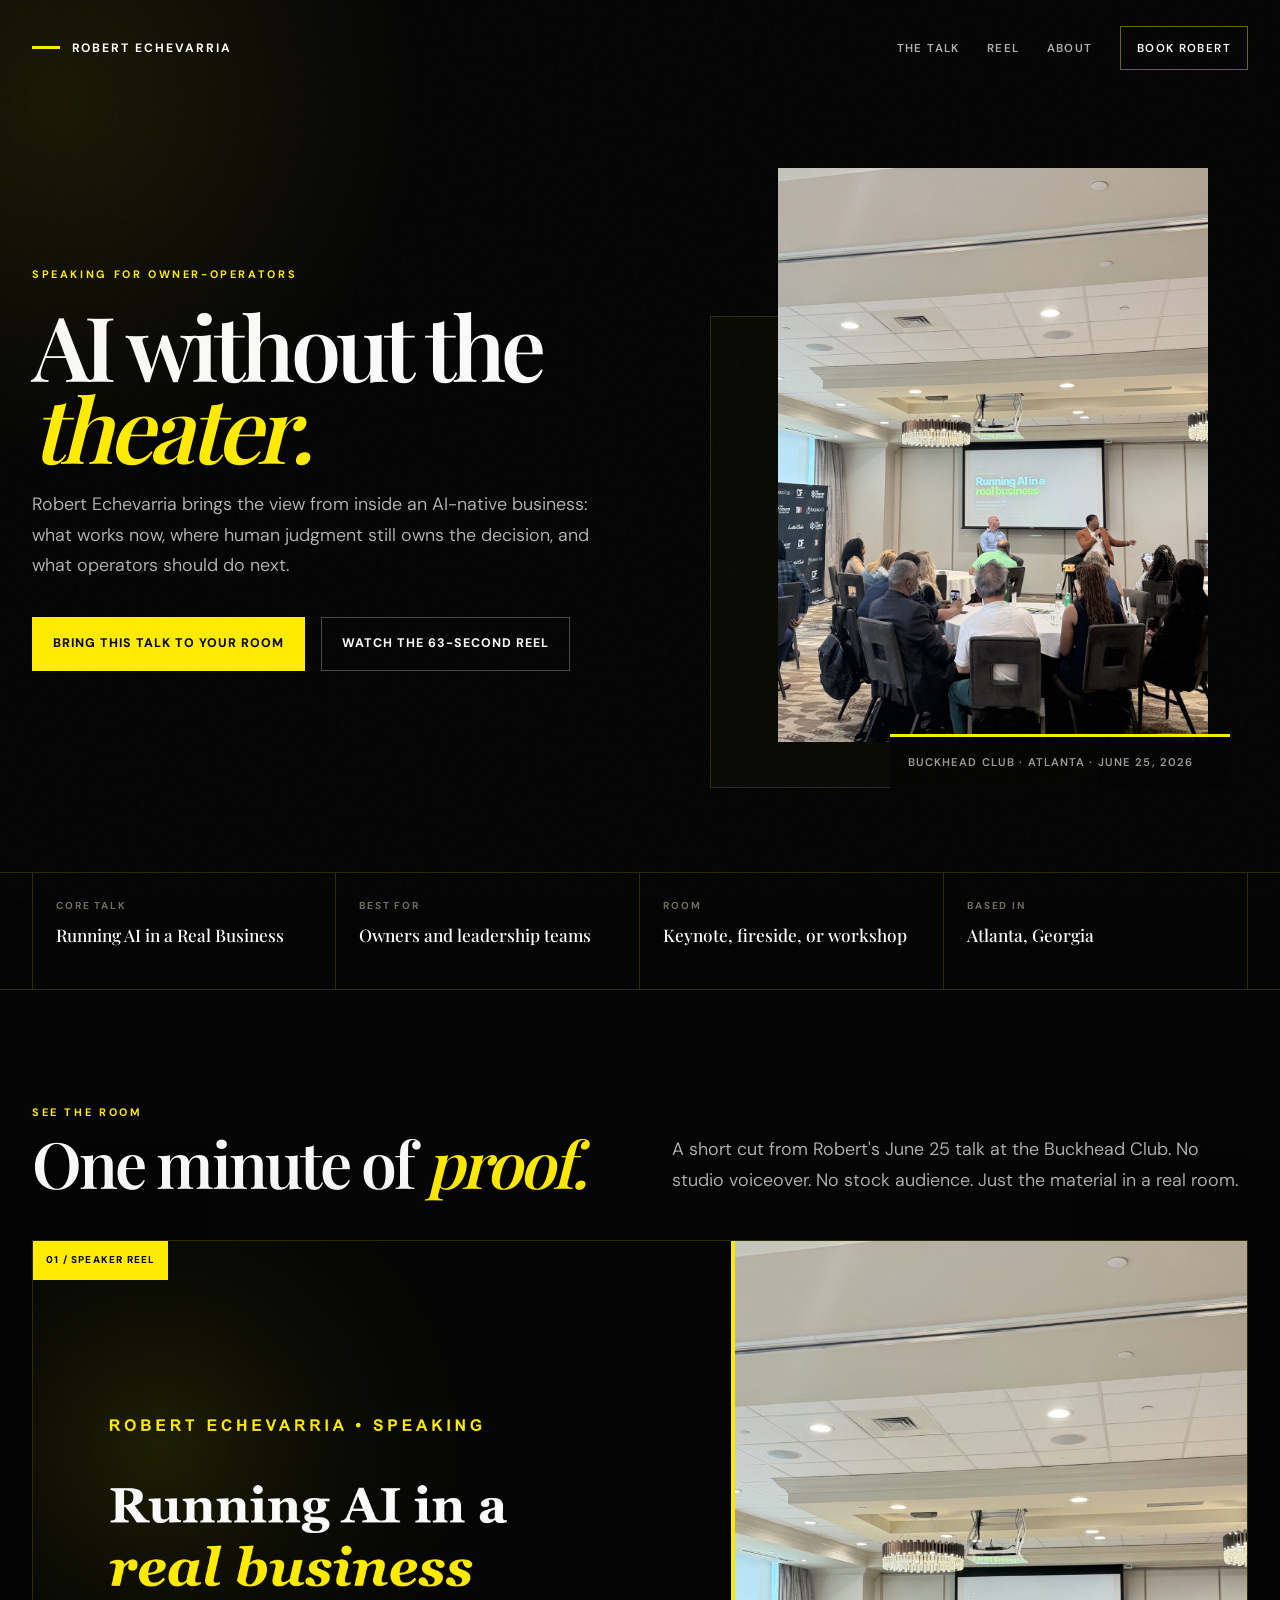
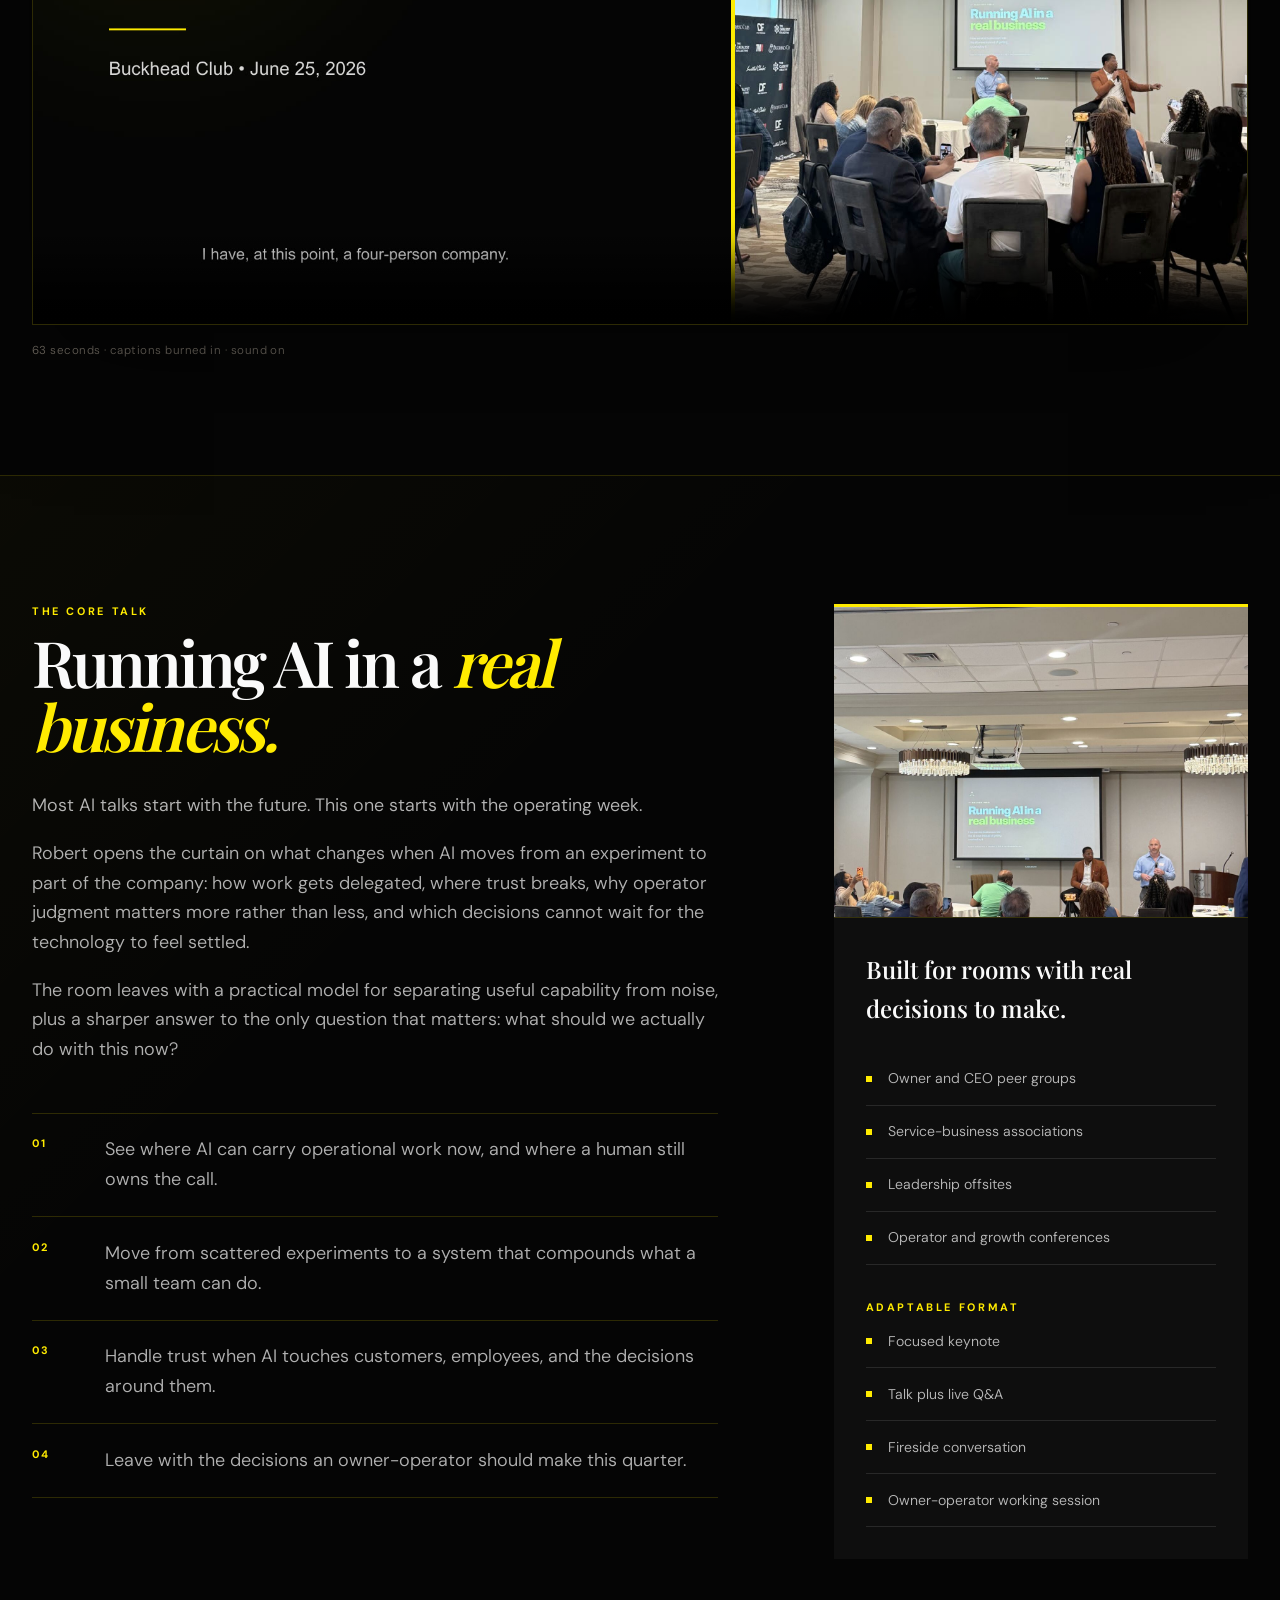
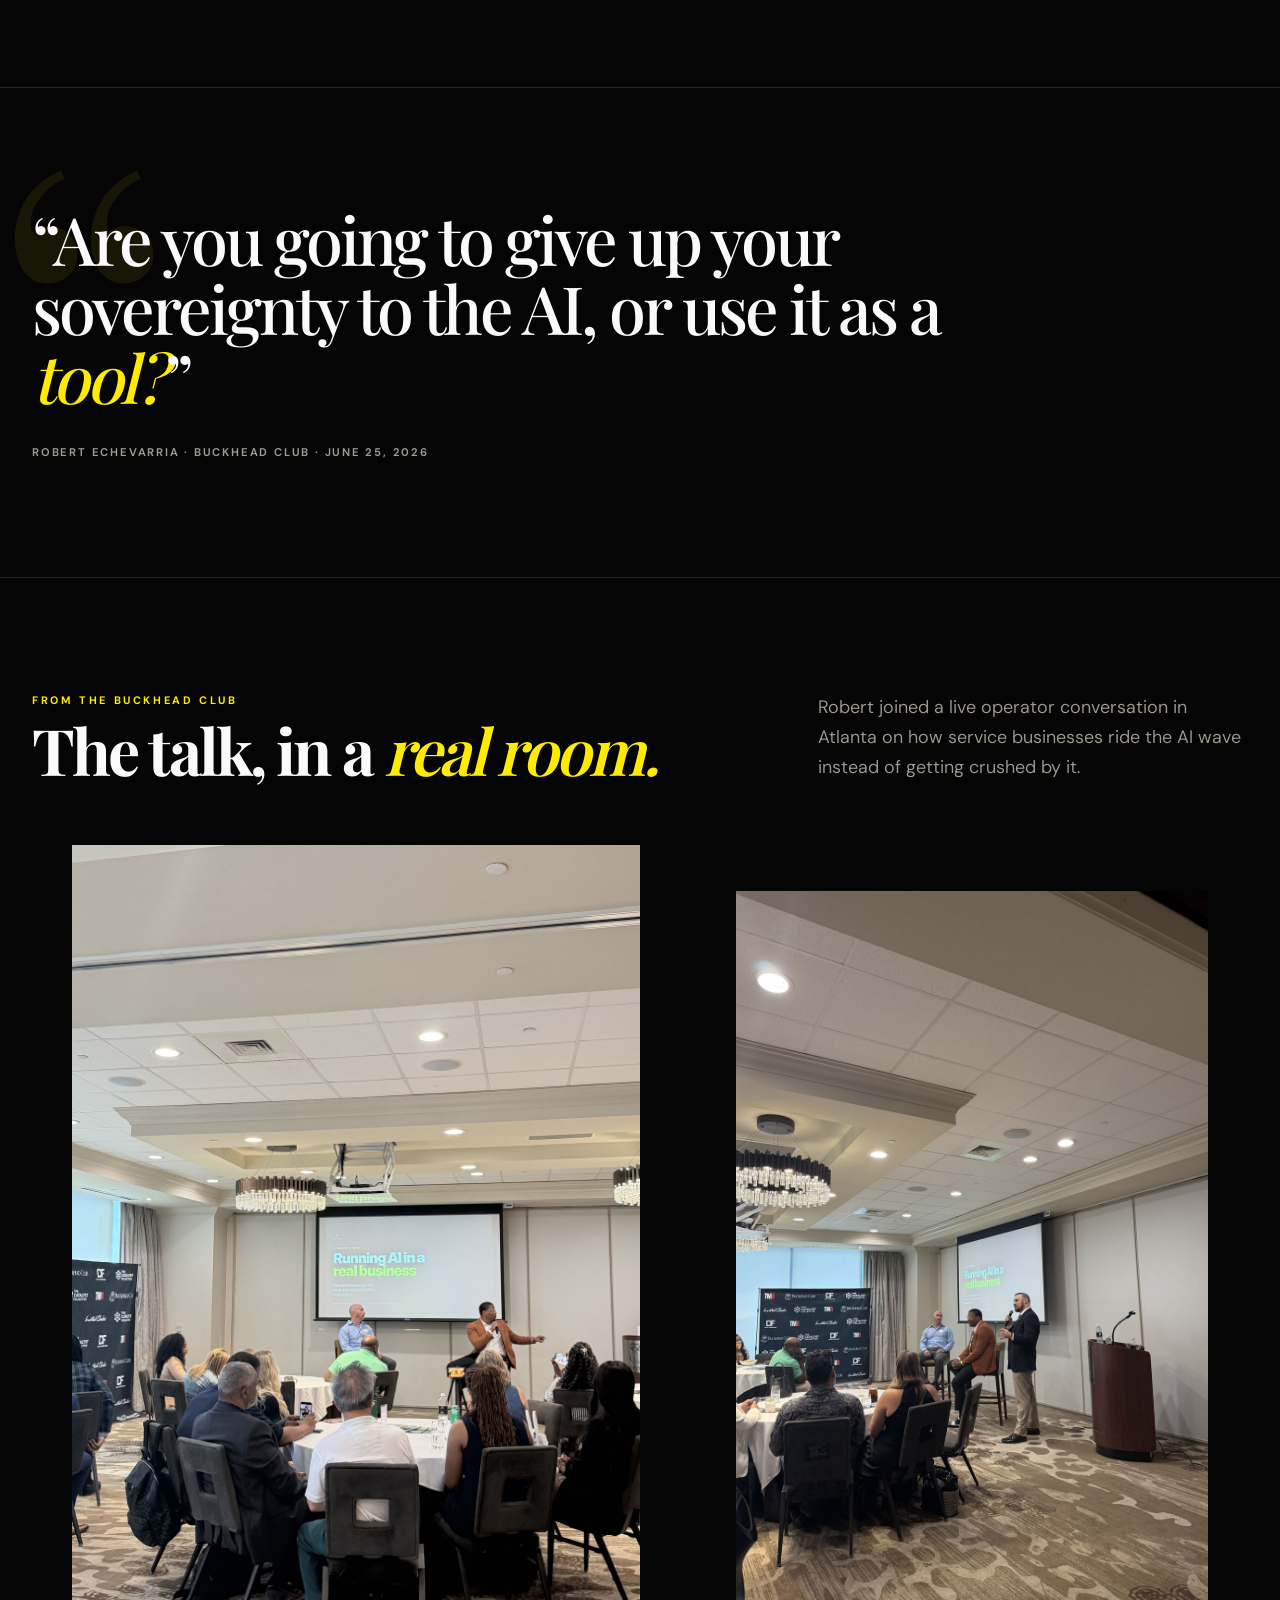
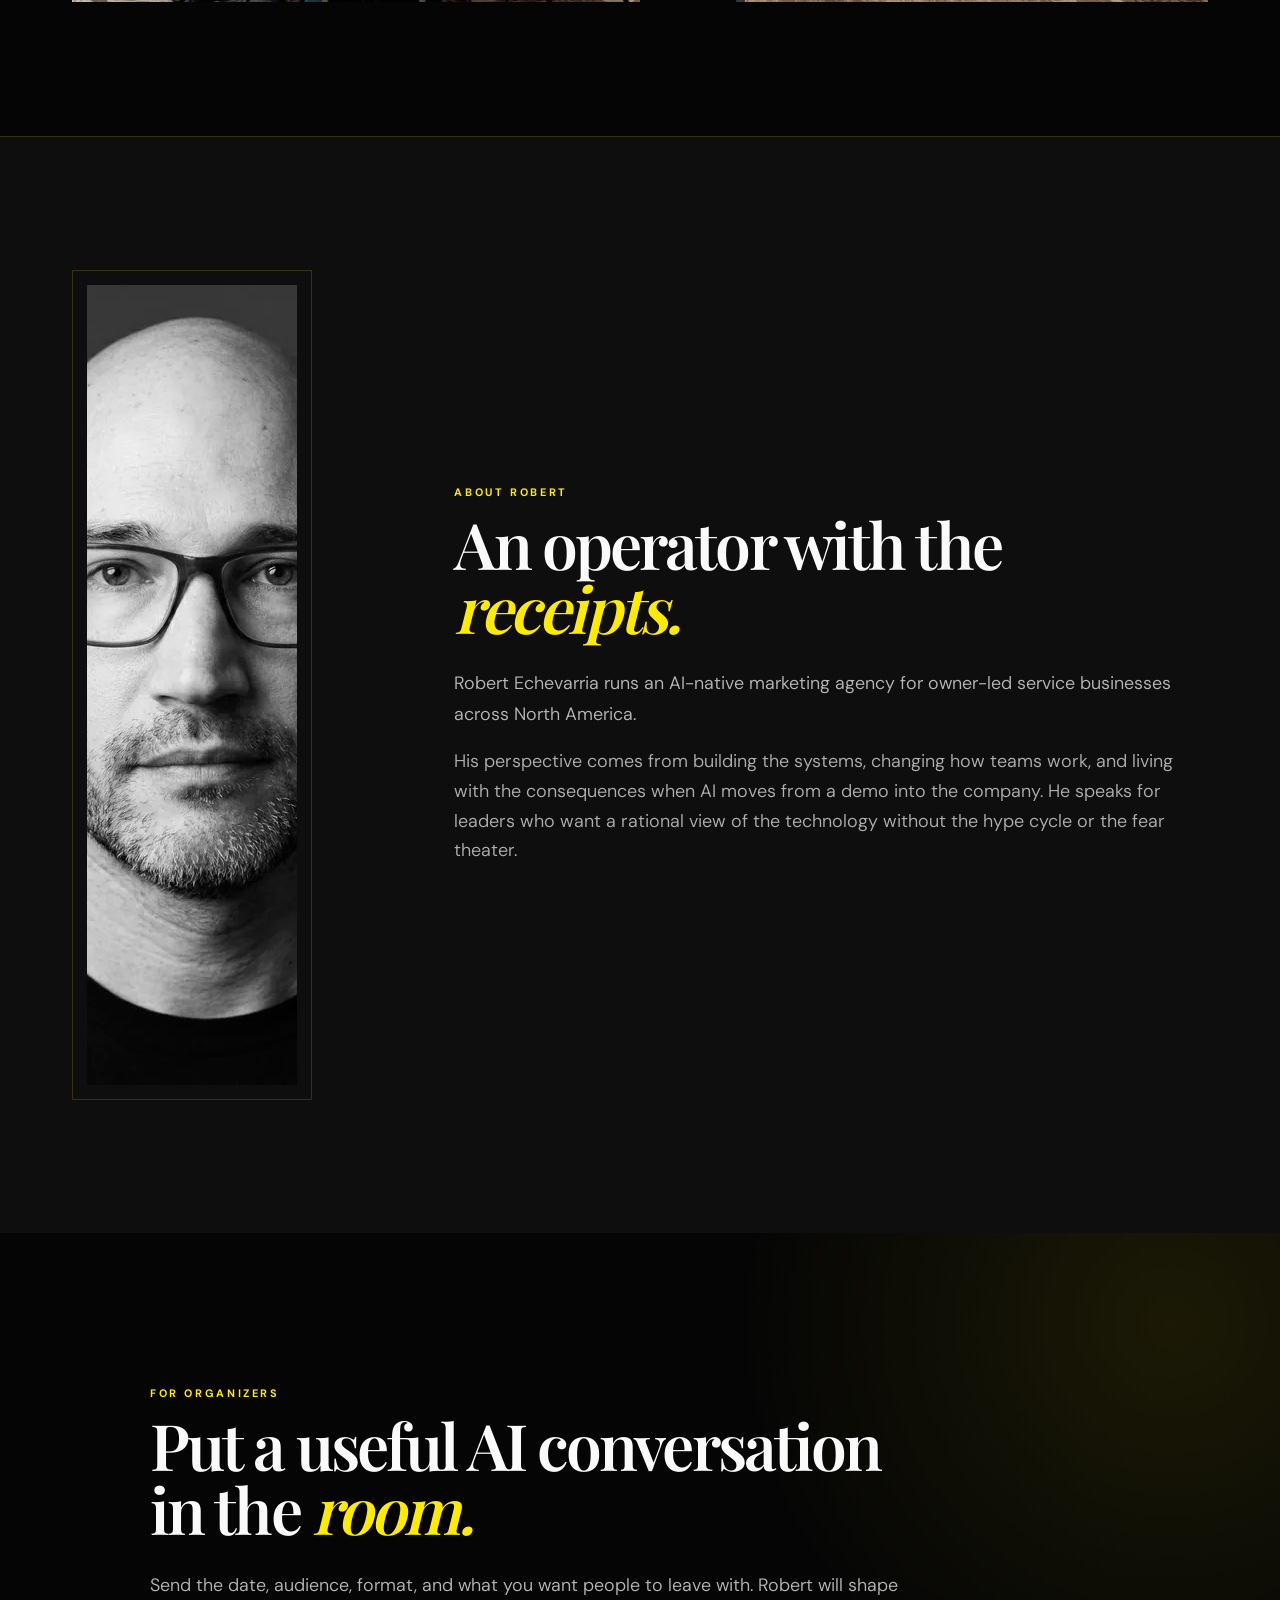
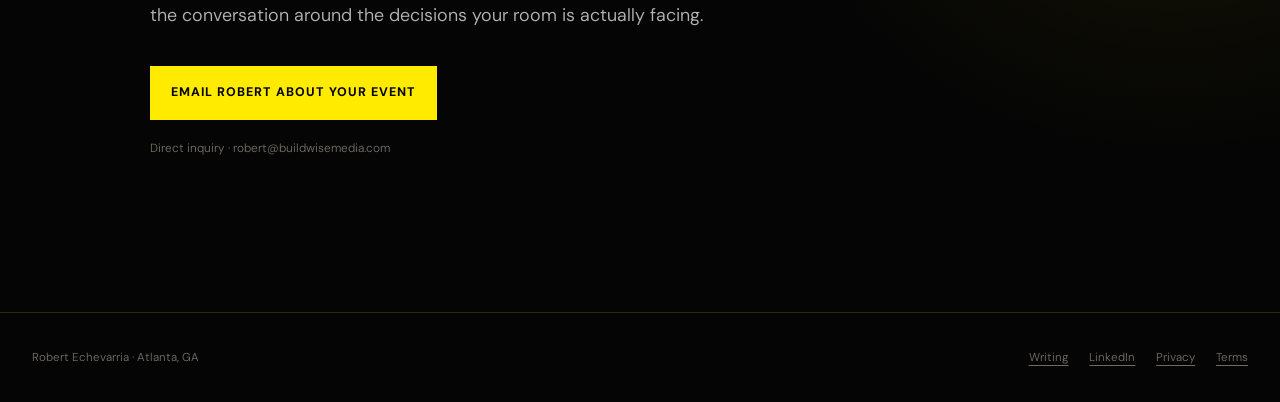
<file: speaking/index.html>
<!DOCTYPE html>
<html lang="en">
<head>
  <script>/* Disable production analytics on local and branch previews. */(function(){var h=location.hostname,p=h.split('.');if((/\.pages\.dev$/.test(h)&&p.length>3)||h==='localhost'||h==='127.0.0.1'||h==='0.0.0'||h===''){window['ga-disable-G-39NT50LZYT']=true;}})();</script>
  <meta charset="UTF-8">
  <meta name="viewport" content="width=device-width, initial-scale=1.0">
  <title>Robert Echevarria — Speaker on Running AI in a Real Business</title>
  <meta name="description" content="Bring Robert Echevarria's practical AI talk to your room. Built for owners and leadership teams deciding what to deploy, where humans still matter, and what to do next.">
  <meta name="robots" content="index, follow, max-image-preview:large, max-snippet:-1">
  <meta property="og:title" content="Robert Echevarria — Running AI in a Real Business">
  <meta property="og:description" content="A practical AI talk for owners, operators, and leadership teams.">
  <meta property="og:image" content="https://robertechevarria.com/speaking/assets/robert-echevarria-speaker-reel-poster.jpg">
  <meta property="og:image:width" content="1920">
  <meta property="og:image:height" content="1080">
  <meta property="og:type" content="website">
  <meta property="og:url" content="https://robertechevarria.com/speaking">
  <meta name="twitter:card" content="summary_large_image">
  <meta name="twitter:image" content="https://robertechevarria.com/speaking/assets/robert-echevarria-speaker-reel-poster.jpg">
  <meta name="twitter:creator" content="@heyroberte">
  <link rel="canonical" href="https://robertechevarria.com/speaking">
  <link rel="preload" as="image" href="/speaking/assets/buckhead-club-1.jpg" fetchpriority="high">

  <script async src="https://www.googletagmanager.com/gtag/js?id=G-39NT50LZYT"></script>
  <script>
    window.dataLayer = window.dataLayer || [];
    function gtag(){dataLayer.push(arguments);}
    gtag('js', new Date());
    gtag('config', 'G-39NT50LZYT');
  </script>

  <style>
    @font-face {
      font-family: "HRE Display";
      src: url("/speaking/assets/fonts/PlayfairDisplay-Variable.ttf") format("truetype");
      font-weight: 400 900;
      font-style: normal;
      font-display: swap;
    }
    @font-face {
      font-family: "HRE Sans";
      src: url("/speaking/assets/fonts/DMSans-Variable.ttf") format("truetype");
      font-weight: 100 900;
      font-style: normal;
      font-display: swap;
    }

    :root {
      --canvas: #050505;
      --surface: #0e0e0e;
      --surface-2: #151515;
      --text: #fafafa;
      --muted: #a19b92;
      --dim: #716b62;
      --accent: #ffeb00;
      --gold: #ffd700;
      --rule: rgba(255, 235, 0, 0.16);
      --soft-rule: rgba(250, 250, 250, 0.11);
      --max: 1240px;
    }

    *, *::before, *::after { box-sizing: border-box; }
    html { scroll-behavior: smooth; scroll-padding-top: 96px; }
    body {
      margin: 0;
      background: var(--canvas);
      color: var(--text);
      font-family: "HRE Sans", sans-serif;
      font-size: 18px;
      font-weight: 350;
      line-height: 1.65;
      -webkit-font-smoothing: antialiased;
      overflow-x: hidden;
    }
    body::before {
      content: "";
      position: fixed;
      inset: 0;
      z-index: 20;
      pointer-events: none;
      opacity: .48;
      background-image: url("data:image/svg+xml,%3Csvg viewBox='0 0 220 220' xmlns='http://www.w3.org/2000/svg'%3E%3Cfilter id='n'%3E%3CfeTurbulence type='fractalNoise' baseFrequency='.92' numOctaves='3' stitchTiles='stitch'/%3E%3C/filter%3E%3Crect width='100%25' height='100%25' filter='url(%23n)' opacity='.035'/%3E%3C/svg%3E");
    }
    img, video { display: block; max-width: 100%; }
    a { color: inherit; }
    button, a { -webkit-tap-highlight-color: transparent; }
    :focus-visible { outline: 2px solid var(--accent); outline-offset: 4px; }

    .skip {
      position: absolute;
      left: 1rem;
      top: -5rem;
      z-index: 100;
      background: var(--accent);
      color: #050505;
      padding: .75rem 1rem;
      font-weight: 700;
    }
    .skip:focus { top: 1rem; }

    .shell { width: min(var(--max), calc(100% - 64px)); margin-inline: auto; }
    .eyebrow {
      margin: 0;
      color: var(--accent);
      font-size: .68rem;
      font-weight: 700;
      letter-spacing: .24em;
      line-height: 1.4;
      text-transform: uppercase;
    }
    .lede { color: rgba(250,250,250,.72); font-size: 1.12rem; line-height: 1.7; }
    .section-rule { height: 1px; background: var(--rule); }

    .site-header {
      position: absolute;
      inset: 0 0 auto;
      z-index: 10;
      height: 96px;
      display: flex;
      align-items: center;
    }
    .site-header__inner {
      display: flex;
      align-items: center;
      justify-content: space-between;
      gap: 2rem;
    }
    .wordmark {
      display: inline-flex;
      align-items: center;
      gap: .72rem;
      text-decoration: none;
      font-size: .76rem;
      font-weight: 700;
      letter-spacing: .16em;
      text-transform: uppercase;
    }
    .wordmark::before {
      content: "";
      width: 28px;
      height: 3px;
      background: var(--accent);
    }
    .nav { display: flex; align-items: center; gap: 1.7rem; }
    .nav a {
      color: rgba(250,250,250,.7);
      font-size: .72rem;
      font-weight: 600;
      letter-spacing: .12em;
      text-decoration: none;
      text-transform: uppercase;
      transition: color .2s ease;
    }
    .nav a:hover { color: var(--accent); }
    .nav .nav-cta {
      border: 1px solid rgba(255,235,0,.42);
      color: var(--text);
      padding: .7rem 1rem;
    }

    .hero {
      min-height: 780px;
      position: relative;
      display: grid;
      align-items: center;
      overflow: hidden;
      border-bottom: 1px solid var(--rule);
    }
    .hero::before {
      content: "";
      position: absolute;
      width: 760px;
      height: 760px;
      left: -320px;
      top: -280px;
      background: radial-gradient(circle, rgba(255,235,0,.085), transparent 67%);
      pointer-events: none;
    }
    .hero__grid {
      display: grid;
      grid-template-columns: minmax(0, .94fr) minmax(430px, .86fr);
      gap: clamp(3rem, 7vw, 7rem);
      align-items: center;
      padding: 150px 0 84px;
    }
    .hero h1 {
      max-width: 760px;
      margin: 1.35rem 0 1.3rem;
      font-family: "HRE Display", serif;
      font-size: clamp(4rem, 7vw, 7.2rem);
      font-weight: 600;
      letter-spacing: -.055em;
      line-height: .92;
    }
    .hero h1 em { color: var(--accent); font-weight: 600; }
    .hero .lede { max-width: 640px; margin: 0; }
    .hero__actions {
      display: flex;
      flex-wrap: wrap;
      gap: 1rem;
      align-items: center;
      margin-top: 2.25rem;
    }
    .button {
      display: inline-flex;
      justify-content: center;
      align-items: center;
      min-height: 54px;
      padding: .8rem 1.25rem;
      border: 1px solid var(--accent);
      background: var(--accent);
      color: #050505;
      font-size: .78rem;
      font-weight: 750;
      letter-spacing: .08em;
      text-decoration: none;
      text-transform: uppercase;
      transition: transform .2s ease, background .2s ease, color .2s ease;
    }
    .button:hover { transform: translateY(-2px); background: #fff56b; }
    .button--ghost { background: transparent; color: var(--text); border-color: rgba(250,250,250,.28); }
    .button--ghost:hover { background: rgba(250,250,250,.06); color: var(--accent); }
    .hero__proof {
      position: relative;
      padding: 0 0 28px 28px;
    }
    .hero__proof::before {
      content: "";
      position: absolute;
      left: 0;
      bottom: 0;
      width: 72%;
      height: 74%;
      border: 1px solid var(--rule);
      background: rgba(255,235,0,.018);
    }
    .hero__photo {
      position: relative;
      aspect-ratio: 3/4;
      overflow: hidden;
      background: var(--surface);
    }
    .hero__photo img { width: 100%; height: 100%; object-fit: cover; object-position: 50% 64%; }
    .hero__caption {
      position: absolute;
      right: 18px;
      bottom: 0;
      z-index: 2;
      width: min(340px, 75%);
      margin: 0;
      padding: 1rem 1.1rem;
      border-top: 3px solid var(--accent);
      background: rgba(5,5,5,.94);
      color: var(--muted);
      font-size: .7rem;
      font-weight: 600;
      letter-spacing: .1em;
      text-transform: uppercase;
    }

    .facts { border-bottom: 1px solid var(--rule); }
    .facts__grid { display: grid; grid-template-columns: repeat(4, 1fr); }
    .fact { min-height: 116px; padding: 1.6rem 1.45rem; border-right: 1px solid var(--rule); }
    .fact:first-child { border-left: 1px solid var(--rule); }
    .fact span { display: block; margin-bottom: .42rem; color: var(--dim); font-size: .63rem; font-weight: 700; letter-spacing: .18em; text-transform: uppercase; }
    .fact strong { font-family: "HRE Display", serif; font-size: 1.08rem; font-weight: 500; line-height: 1.3; }

    .reel { padding: clamp(5rem, 9vw, 9rem) 0; }
    .reel__head {
      display: grid;
      grid-template-columns: 1fr 1fr;
      gap: 4rem;
      align-items: end;
      margin-bottom: 2.8rem;
    }
    .reel h2, .talk h2, .about h2, .booking h2 {
      max-width: 780px;
      margin: .7rem 0 0;
      font-family: "HRE Display", serif;
      font-size: clamp(2.7rem, 5vw, 5.3rem);
      font-weight: 600;
      letter-spacing: -.045em;
      line-height: 1;
    }
    h2 em { color: var(--accent); font-weight: 600; }
    .reel__head .lede { margin: 0; }
    .video-frame {
      position: relative;
      border: 1px solid var(--rule);
      background: #050505;
      box-shadow: 0 44px 120px rgba(0,0,0,.42);
    }
    .video-frame::before {
      content: "01  /  SPEAKER REEL";
      position: absolute;
      left: 0;
      top: 0;
      z-index: 2;
      padding: .7rem .82rem;
      background: var(--accent);
      color: #050505;
      font-size: .62rem;
      font-weight: 800;
      letter-spacing: .12em;
    }
    .video-frame video { width: 100%; aspect-ratio: 16/9; background: #050505; }
    .media-note { margin: 1rem 0 0; color: var(--dim); font-size: .72rem; letter-spacing: .04em; }

    .talk {
      padding: clamp(5rem, 10vw, 10rem) 0;
      border-top: 1px solid var(--rule);
      background: linear-gradient(135deg, rgba(255,235,0,.025), transparent 35%);
    }
    .talk__grid { display: grid; grid-template-columns: minmax(0, 1.06fr) minmax(330px, .64fr); gap: clamp(4rem, 9vw, 8rem); }
    .talk__copy .lede { max-width: 760px; margin: 2rem 0 0; }
    .talk__copy p:not(.eyebrow):not(.lede) { max-width: 760px; color: rgba(250,250,250,.7); }
    .takeaways {
      margin-top: 3rem;
      border-top: 1px solid var(--rule);
    }
    .takeaway {
      display: grid;
      grid-template-columns: 54px 1fr;
      gap: 1.2rem;
      padding: 1.35rem 0;
      border-bottom: 1px solid var(--rule);
    }
    .takeaway span { color: var(--accent); font-size: .68rem; font-weight: 700; letter-spacing: .14em; }
    .takeaway p { margin: 0; color: rgba(250,250,250,.78); }
    .talk__aside {
      align-self: start;
      border-top: 3px solid var(--accent);
      background: var(--surface);
      padding: 2rem;
    }
    .talk__photo {
      aspect-ratio: 4/3;
      margin: -2rem -2rem 2rem;
      overflow: hidden;
      border-bottom: 1px solid var(--rule);
    }
    .talk__photo img { width: 100%; height: 100%; object-fit: cover; object-position: center 35%; }
    .talk__aside h3 { margin: 0 0 1.5rem; font-family: "HRE Display", serif; font-size: 1.5rem; font-weight: 550; }
    .fit-list { list-style: none; margin: 0; padding: 0; }
    .fit-list li { position: relative; padding: .9rem 0 .9rem 1.4rem; border-bottom: 1px solid var(--soft-rule); color: rgba(250,250,250,.72); font-size: .88rem; }
    .fit-list li::before { content: ""; position: absolute; left: 0; top: 1.42rem; width: 6px; height: 6px; background: var(--accent); }
    .aside-block + .aside-block { margin-top: 2.2rem; }

    .quote {
      padding: clamp(5rem, 9vw, 9rem) 0;
      border-top: 1px solid var(--rule);
      border-bottom: 1px solid var(--rule);
      overflow: hidden;
    }
    .quote__inner { position: relative; }
    .quote__inner::before {
      content: "“";
      position: absolute;
      left: -42px;
      top: -120px;
      color: rgba(255,235,0,.075);
      font-family: "HRE Display", serif;
      font-size: 28rem;
      line-height: 1;
    }
    blockquote { position: relative; margin: 0; max-width: 1050px; }
    blockquote p {
      margin: 0;
      font-family: "HRE Display", serif;
      font-size: clamp(2.4rem, 5.2vw, 5.8rem);
      font-weight: 500;
      letter-spacing: -.045em;
      line-height: 1.04;
    }
    blockquote p em { color: var(--accent); font-weight: 500; }
    blockquote footer { margin-top: 2rem; color: var(--muted); font-size: .7rem; font-weight: 650; letter-spacing: .16em; text-transform: uppercase; }

    .proof { padding: clamp(5rem, 9vw, 9rem) 0; }
    .proof__head { display: flex; justify-content: space-between; align-items: end; gap: 2rem; margin-bottom: 2.8rem; }
    .proof__head h2 { margin: .6rem 0 0; font-family: "HRE Display", serif; font-size: clamp(2.7rem, 5vw, 5.2rem); line-height: 1; letter-spacing: -.045em; }
    .proof__head h2 em { color: var(--accent); }
    .proof__head p:last-child { max-width: 430px; margin: 0; color: var(--muted); }
    .proof__grid { display: grid; grid-template-columns: 1.08fr .92fr; gap: 1rem; align-items: stretch; }
    .proof__image { min-height: 480px; overflow: hidden; background: var(--surface); }
    .proof__image:nth-child(2) { margin-top: 4rem; }
    .proof__image img { width: 100%; height: 100%; object-fit: cover; transition: transform .7s ease; }
    .proof__image:hover img { transform: scale(1.025); }

    .about {
      padding: clamp(5rem, 9vw, 9rem) 0;
      border-top: 1px solid var(--rule);
      background: var(--surface);
    }
    .about__grid { display: grid; grid-template-columns: 320px 1fr; gap: clamp(3rem, 8vw, 7rem); align-items: center; }
    .about__portrait { border: 1px solid var(--rule); padding: 14px; }
    .about__portrait img { width: 100%; aspect-ratio: 1; object-fit: cover; filter: grayscale(1); }
    .about__copy .lede { max-width: 750px; margin: 1.8rem 0 0; }
    .about__copy p:last-child { max-width: 750px; color: rgba(250,250,250,.68); }

    .booking {
      position: relative;
      padding: clamp(6rem, 12vw, 12rem) 0;
      overflow: hidden;
    }
    .booking::before {
      content: "";
      position: absolute;
      width: 900px;
      height: 900px;
      right: -340px;
      top: -360px;
      background: radial-gradient(circle, rgba(255,235,0,.09), transparent 68%);
    }
    .booking__inner { position: relative; max-width: 980px; }
    .booking h2 { margin-bottom: 1.8rem; }
    .booking .lede { max-width: 760px; margin-bottom: 2.2rem; }
    .booking__note { margin: 1.2rem 0 0; color: var(--dim); font-size: .74rem; }

    .site-footer { border-top: 1px solid var(--rule); padding: 2.2rem 0; }
    .site-footer__inner { display: flex; justify-content: space-between; align-items: center; gap: 2rem; color: var(--dim); font-size: .72rem; }
    .footer-links { display: flex; flex-wrap: wrap; gap: 1.3rem; }
    .footer-links a { text-underline-offset: 4px; }
    .footer-links a:hover { color: var(--accent); }

    @media (max-width: 980px) {
      .hero__grid { grid-template-columns: 1fr; gap: 4rem; }
      .hero__copy { max-width: 780px; }
      .hero__proof { width: min(620px, 100%); }
      .facts__grid { grid-template-columns: repeat(2, 1fr); }
      .fact:nth-child(3) { border-left: 1px solid var(--rule); }
      .fact { border-bottom: 1px solid var(--rule); }
      .reel__head, .talk__grid { grid-template-columns: 1fr; }
      .talk__aside { max-width: 620px; }
      .proof__grid { grid-template-columns: 1fr 1fr; }
      .proof__image:last-child { grid-column: 1 / -1; min-height: 560px; }
      .about__grid { grid-template-columns: 250px 1fr; }
    }

    @media (max-width: 700px) {
      body { font-size: 16px; }
      .shell { width: min(100% - 36px, var(--max)); }
      .site-header { height: 78px; }
      .nav a:not(.nav-cta) { display: none; }
      .nav .nav-cta { padding: .56rem .72rem; }
      .wordmark { font-size: .64rem; }
      .hero__grid { padding: 126px 0 64px; }
      .hero h1 { font-size: clamp(3.45rem, 17vw, 5.4rem); }
      .hero__proof { padding-left: 16px; padding-bottom: 18px; }
      .hero__caption { right: 10px; }
      .facts__grid { grid-template-columns: 1fr 1fr; }
      .fact { min-height: 104px; padding: 1.2rem 1rem; }
      .fact strong { font-size: .96rem; }
      .reel__head { gap: 1.6rem; }
      .talk__grid { gap: 3rem; }
      .talk__aside { padding: 1.4rem; }
      .takeaway { grid-template-columns: 40px 1fr; }
      .proof__head { display: block; }
      .proof__head p:last-child { margin-top: 1.2rem; }
      .proof__grid { grid-template-columns: 1fr; }
      .proof__image, .proof__image:last-child { min-height: 500px; }
      .proof__image:nth-child(2) { margin-top: 0; }
      .proof__image:last-child { grid-column: auto; }
      .about__grid { grid-template-columns: 1fr; }
      .about__portrait { width: min(320px, 100%); }
      .site-footer__inner { align-items: flex-start; flex-direction: column; }
    }

    @media (prefers-reduced-motion: reduce) {
      html { scroll-behavior: auto; }
      *, *::before, *::after { transition-duration: .01ms !important; animation-duration: .01ms !important; animation-iteration-count: 1 !important; }
    }
  </style>
</head>
<body>
  <a class="skip" href="#main">Skip to content</a>

  <header class="site-header">
    <div class="site-header__inner shell">
      <a class="wordmark" href="/" aria-label="Robert Echevarria home">Robert Echevarria</a>
      <nav class="nav" aria-label="Speaking page">
        <a href="#talk">The talk</a>
        <a href="#reel">Reel</a>
        <a href="#about">About</a>
        <a class="nav-cta" href="#book">Book Robert</a>
      </nav>
    </div>
  </header>

  <main id="main">
    <section class="hero">
      <div class="hero__grid shell">
        <div class="hero__copy">
          <p class="eyebrow">Speaking for owner-operators</p>
          <h1>AI without the <em>theater.</em></h1>
          <p class="lede">Robert Echevarria brings the view from inside an AI-native business: what works now, where human judgment still owns the decision, and what operators should do next.</p>
          <div class="hero__actions">
            <a class="button js-booking-cta" href="mailto:robert@buildwisemedia.com?subject=Speaking%20inquiry%20for%20Robert%20Echevarria&amp;body=Event%20date%3A%0AAudience%3A%0AFormat%3A%0AWhat%20you%20want%20the%20room%20to%20leave%20with%3A">Bring this talk to your room</a>
            <a class="button button--ghost js-reel-cta" href="#reel">Watch the 63-second reel</a>
          </div>
        </div>

        <div class="hero__proof">
          <figure class="hero__photo">
            <img src="/speaking/assets/buckhead-club-1.jpg" alt="Robert Echevarria speaking to an audience at the Buckhead Club during Running AI in a Real Business" width="1152" height="1536" fetchpriority="high">
          </figure>
          <p class="hero__caption">Buckhead Club · Atlanta · June 25, 2026</p>
        </div>
      </div>
    </section>

    <section class="facts" aria-label="Speaking overview">
      <div class="facts__grid shell">
        <div class="fact"><span>Core talk</span><strong>Running AI in a Real Business</strong></div>
        <div class="fact"><span>Best for</span><strong>Owners and leadership teams</strong></div>
        <div class="fact"><span>Room</span><strong>Keynote, fireside, or workshop</strong></div>
        <div class="fact"><span>Based in</span><strong>Atlanta, Georgia</strong></div>
      </div>
    </section>

    <section class="reel" id="reel">
      <div class="shell">
        <div class="reel__head">
          <div>
            <p class="eyebrow">See the room</p>
            <h2>One minute of <em>proof.</em></h2>
          </div>
          <p class="lede">A short cut from Robert's June 25 talk at the Buckhead Club. No studio voiceover. No stock audience. Just the material in a real room.</p>
        </div>
        <div class="video-frame">
          <video controls playsinline preload="metadata" poster="/speaking/assets/robert-echevarria-speaker-reel-poster.jpg" aria-label="Robert Echevarria speaker reel from the Buckhead Club">
            <source src="/speaking/assets/robert-echevarria-speaker-reel-16x9-v2.mp4" type="video/mp4">
            <track kind="captions" src="/speaking/assets/robert-echevarria-speaker-reel-v2.vtt" srclang="en" label="English" default>
            Your browser does not support embedded video. <a href="/speaking/assets/robert-echevarria-speaker-reel-16x9-v2.mp4">Open the speaker reel</a>.
          </video>
        </div>
        <p class="media-note">63 seconds · captions burned in · sound on</p>
      </div>
    </section>

    <section class="talk" id="talk">
      <div class="talk__grid shell">
        <div class="talk__copy">
          <p class="eyebrow">The core talk</p>
          <h2>Running AI in a <em>real business.</em></h2>
          <p class="lede">Most AI talks start with the future. This one starts with the operating week.</p>
          <p>Robert opens the curtain on what changes when AI moves from an experiment to part of the company: how work gets delegated, where trust breaks, why operator judgment matters more rather than less, and which decisions cannot wait for the technology to feel settled.</p>
          <p>The room leaves with a practical model for separating useful capability from noise, plus a sharper answer to the only question that matters: what should we actually do with this now?</p>

          <div class="takeaways" aria-label="Audience takeaways">
            <div class="takeaway"><span>01</span><p>See where AI can carry operational work now, and where a human still owns the call.</p></div>
            <div class="takeaway"><span>02</span><p>Move from scattered experiments to a system that compounds what a small team can do.</p></div>
            <div class="takeaway"><span>03</span><p>Handle trust when AI touches customers, employees, and the decisions around them.</p></div>
            <div class="takeaway"><span>04</span><p>Leave with the decisions an owner-operator should make this quarter.</p></div>
          </div>
        </div>

        <aside class="talk__aside" aria-label="Talk fit and formats">
          <figure class="talk__photo">
            <img src="/speaking/assets/buckhead-club-3.jpg" alt="Robert Echevarria speaking to Buckhead Club attendees" width="1152" height="1536" loading="lazy">
          </figure>
          <div class="aside-block">
            <h3>Built for rooms with real decisions to make.</h3>
            <ul class="fit-list">
              <li>Owner and CEO peer groups</li>
              <li>Service-business associations</li>
              <li>Leadership offsites</li>
              <li>Operator and growth conferences</li>
            </ul>
          </div>
          <div class="aside-block">
            <p class="eyebrow">Adaptable format</p>
            <ul class="fit-list">
              <li>Focused keynote</li>
              <li>Talk plus live Q&amp;A</li>
              <li>Fireside conversation</li>
              <li>Owner-operator working session</li>
            </ul>
          </div>
        </aside>
      </div>
    </section>

    <section class="quote">
      <div class="quote__inner shell">
        <blockquote>
          <p>“Are you going to give up your sovereignty to the AI, or use it as a <em>tool?</em>”</p>
          <footer>Robert Echevarria · Buckhead Club · June 25, 2026</footer>
        </blockquote>
      </div>
    </section>

    <section class="proof" aria-labelledby="proof-heading">
      <div class="shell">
        <div class="proof__head">
          <div>
            <p class="eyebrow">From the Buckhead Club</p>
            <h2 id="proof-heading">The talk, in a <em>real room.</em></h2>
          </div>
          <p>Robert joined a live operator conversation in Atlanta on how service businesses ride the AI wave instead of getting crushed by it.</p>
        </div>
        <div class="proof__grid">
          <figure class="proof__image"><img src="/speaking/assets/buckhead-club-1.jpg" alt="Robert Echevarria addressing attendees beneath the Running AI in a Real Business title slide" width="1152" height="1536" loading="lazy"></figure>
          <figure class="proof__image"><img src="/speaking/assets/buckhead-club-2.jpg" alt="Robert Echevarria seated with fellow speakers during the Buckhead Club event" width="1152" height="1536" loading="lazy"></figure>
        </div>
      </div>
    </section>

    <section class="about" id="about">
      <div class="about__grid shell">
        <figure class="about__portrait">
          <img src="/robert-echevarria.webp" alt="Portrait of Robert Echevarria" width="800" height="800" loading="lazy">
        </figure>
        <div class="about__copy">
          <p class="eyebrow">About Robert</p>
          <h2>An operator with the <em>receipts.</em></h2>
          <p class="lede">Robert Echevarria runs an AI-native marketing agency for owner-led service businesses across North America.</p>
          <p>His perspective comes from building the systems, changing how teams work, and living with the consequences when AI moves from a demo into the company. He speaks for leaders who want a rational view of the technology without the hype cycle or the fear theater.</p>
        </div>
      </div>
    </section>

    <section class="booking" id="book">
      <div class="booking__inner shell">
        <p class="eyebrow">For organizers</p>
        <h2>Put a useful AI conversation in the <em>room.</em></h2>
        <p class="lede">Send the date, audience, format, and what you want people to leave with. Robert will shape the conversation around the decisions your room is actually facing.</p>
        <a class="button js-booking-cta" href="mailto:robert@buildwisemedia.com?subject=Speaking%20inquiry%20for%20Robert%20Echevarria&amp;body=Event%20date%3A%0AAudience%3A%0AFormat%3A%0AWhat%20you%20want%20the%20room%20to%20leave%20with%3A">Email Robert about your event</a>
        <p class="booking__note">Direct inquiry · robert@buildwisemedia.com</p>
      </div>
    </section>
  </main>

  <footer class="site-footer">
    <div class="site-footer__inner shell">
      <span>Robert Echevarria · Atlanta, GA</span>
      <div class="footer-links">
        <a href="/">Writing</a>
        <a href="https://www.linkedin.com/in/robertechevarria/" target="_blank" rel="noopener">LinkedIn</a>
        <a href="/privacy">Privacy</a>
        <a href="/terms">Terms</a>
      </div>
    </div>
  </footer>

  <script type="application/ld+json">
  {
    "@context": "https://schema.org",
    "@type": "Person",
    "name": "Robert Echevarria",
    "url": "https://robertechevarria.com",
    "image": "https://robertechevarria.com/robert-echevarria-og.jpg",
    "jobTitle": "Founder and CEO",
    "description": "Operator and speaker on running AI inside a real service business.",
    "knowsAbout": ["Artificial Intelligence", "Service Business Operations", "AI Implementation", "Marketing Automation"],
    "sameAs": [
      "https://www.linkedin.com/in/robertechevarria/",
      "https://x.com/heyroberte",
      "https://www.instagram.com/heyroberte/",
      "https://www.youtube.com/@heyroberte"
    ],
    "address": {
      "@type": "PostalAddress",
      "addressLocality": "Atlanta",
      "addressRegion": "GA",
      "addressCountry": "US"
    }
  }
  </script>
  <script>
    document.querySelectorAll('.js-booking-cta').forEach(function(link) {
      link.addEventListener('click', function() {
        gtag('event', 'speaker_booking_intent', { cta_text: link.textContent.trim() });
      });
    });
    document.querySelector('.js-reel-cta').addEventListener('click', function() {
      gtag('event', 'speaker_reel_intent', { cta_source: 'hero' });
    });
    document.querySelector('.video-frame video').addEventListener('play', function() {
      gtag('event', 'speaker_reel_play', { reel_version: 'buckhead_club_63s' });
    }, { once: true });
  </script>
</body>
</html>
</file>
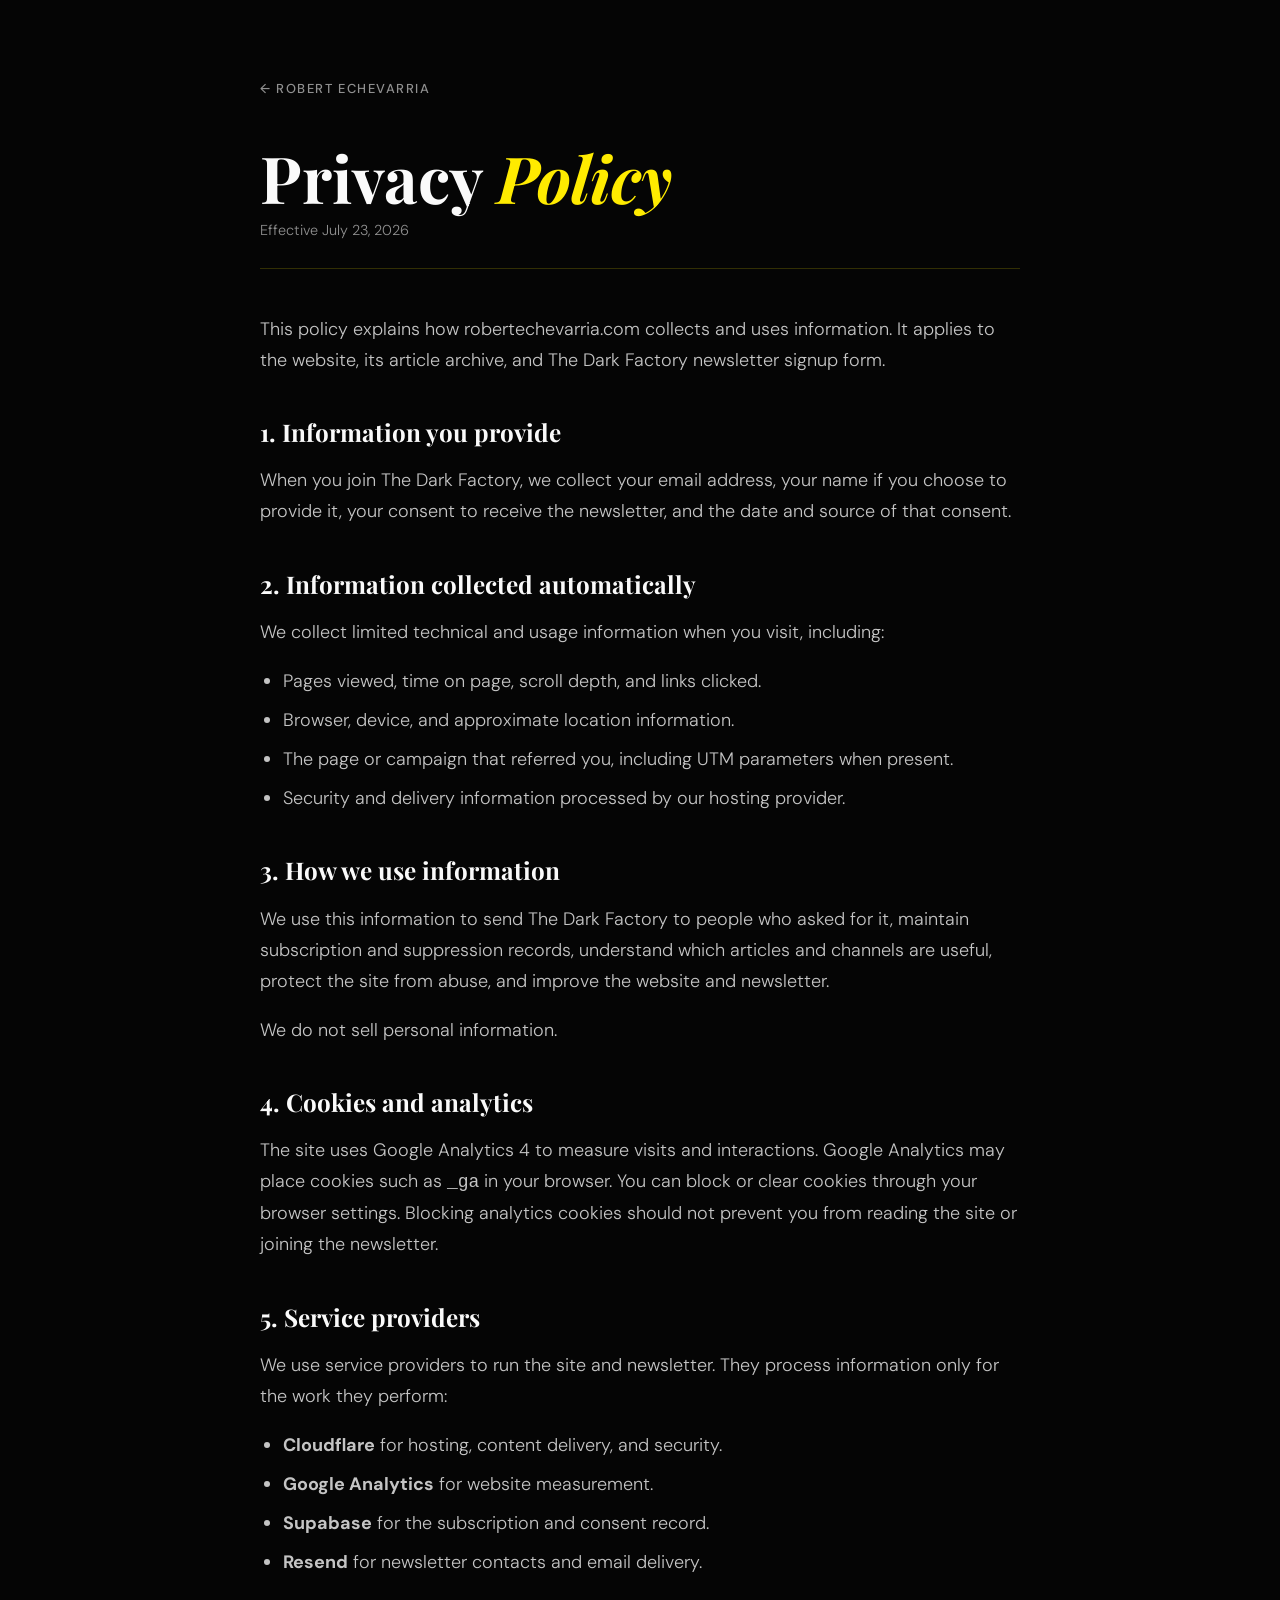
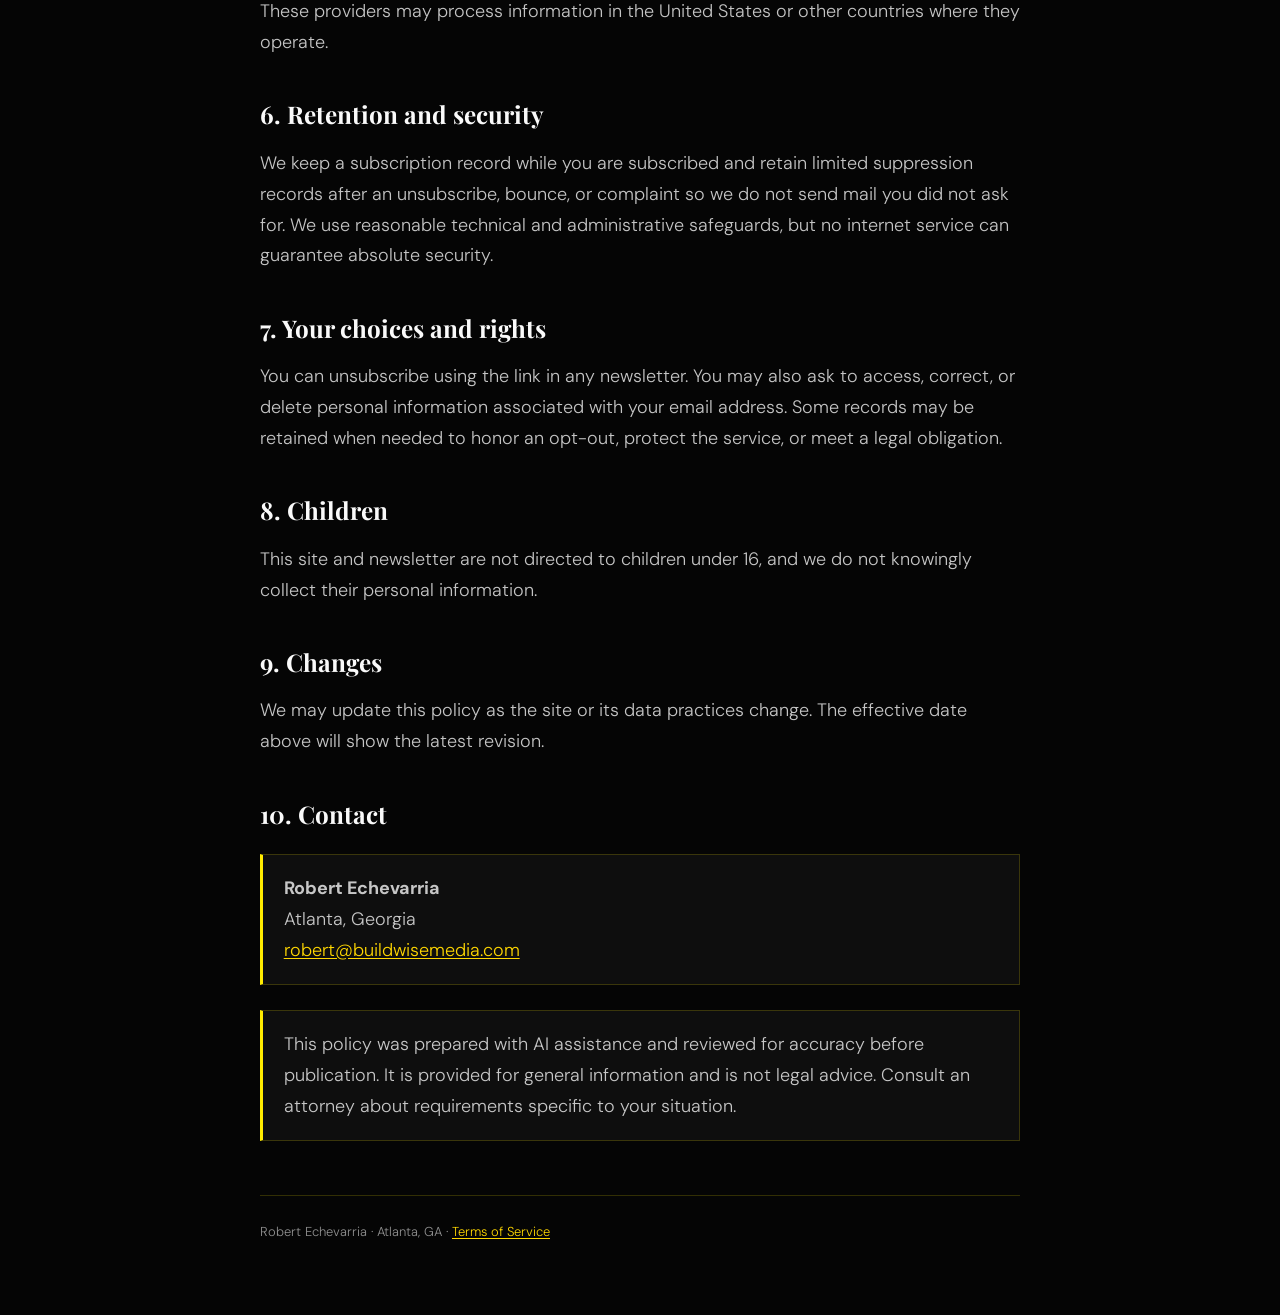
<file: privacy.html>
<!DOCTYPE html>
<html lang="en">
<head>
  <meta charset="UTF-8">
  <meta name="viewport" content="width=device-width, initial-scale=1.0">
  <title>Privacy Policy — Robert Echevarria</title>
  <meta name="description" content="How robertechevarria.com collects, uses, and protects visitor and newsletter subscriber information.">
  <meta name="robots" content="index, follow">
  <link rel="canonical" href="https://robertechevarria.com/privacy">
  <link rel="preconnect" href="https://fonts.googleapis.com">
  <link rel="preconnect" href="https://fonts.gstatic.com" crossorigin>
  <link href="https://fonts.googleapis.com/css2?family=Playfair+Display:ital,wght@0,500;0,600;1,500&family=DM+Sans:wght@300;400;500&display=swap" rel="stylesheet">
  <style>
    :root {
      --canvas: #050505;
      --surface: #0e0e0e;
      --accent: #ffeb00;
      --gold: #ffd700;
      --text: #fafafa;
      --body: rgba(250, 250, 250, 0.78);
      --muted: #909090;
      --rule: rgba(255, 235, 0, 0.18);
    }
    *, *::before, *::after { box-sizing: border-box; }
    html { background: var(--canvas); color: var(--text); font-size: 18px; }
    body {
      margin: 0;
      background: var(--canvas);
      color: var(--body);
      font: 300 1rem/1.72 "DM Sans", sans-serif;
      -webkit-font-smoothing: antialiased;
    }
    main { width: min(760px, calc(100% - 3rem)); margin: 0 auto; padding: 8vh 0; }
    .back {
      color: var(--muted);
      font-size: 0.72rem;
      font-weight: 500;
      letter-spacing: 0.12em;
      text-decoration: none;
      text-transform: uppercase;
    }
    .back:hover, a:hover { color: var(--accent); }
    h1, h2 { color: var(--text); font-family: "Playfair Display", Georgia, serif; }
    h1 { margin: 2.2rem 0 0.4rem; font-size: clamp(2.2rem, 7vw, 3.6rem); line-height: 1.05; }
    h1 em { color: var(--accent); }
    h2 { margin: 2.3rem 0 0.7rem; font-size: 1.35rem; line-height: 1.25; }
    p, li { color: var(--body); }
    ul { padding-left: 1.25rem; }
    li { margin: 0.45rem 0; }
    a { color: var(--gold); text-underline-offset: 2px; }
    .effective {
      margin: 0 0 2.5rem;
      padding-bottom: 1.4rem;
      border-bottom: 1px solid var(--rule);
      color: var(--muted);
      font-size: 0.8rem;
    }
    .contact, .notice {
      margin: 1.4rem 0;
      padding: 1rem 1.15rem;
      border: 1px solid var(--rule);
      border-left: 3px solid var(--accent);
      background: var(--surface);
    }
    footer { margin-top: 3rem; padding-top: 1.4rem; border-top: 1px solid var(--rule); color: var(--muted); font-size: 0.72rem; }
    @media (max-width: 600px) { html { font-size: 16px; } main { width: min(760px, calc(100% - 2rem)); padding: 5vh 0; } }
  </style>
</head>
<body>
  <main>
    <a class="back" href="/">← Robert Echevarria</a>
    <h1>Privacy <em>Policy</em></h1>
    <p class="effective">Effective July 23, 2026</p>

    <p>This policy explains how robertechevarria.com collects and uses information. It applies to the website, its article archive, and The Dark Factory newsletter signup form.</p>

    <h2>1. Information you provide</h2>
    <p>When you join The Dark Factory, we collect your email address, your name if you choose to provide it, your consent to receive the newsletter, and the date and source of that consent.</p>

    <h2>2. Information collected automatically</h2>
    <p>We collect limited technical and usage information when you visit, including:</p>
    <ul>
      <li>Pages viewed, time on page, scroll depth, and links clicked.</li>
      <li>Browser, device, and approximate location information.</li>
      <li>The page or campaign that referred you, including UTM parameters when present.</li>
      <li>Security and delivery information processed by our hosting provider.</li>
    </ul>

    <h2>3. How we use information</h2>
    <p>We use this information to send The Dark Factory to people who asked for it, maintain subscription and suppression records, understand which articles and channels are useful, protect the site from abuse, and improve the website and newsletter.</p>
    <p>We do not sell personal information.</p>

    <h2>4. Cookies and analytics</h2>
    <p>The site uses Google Analytics 4 to measure visits and interactions. Google Analytics may place cookies such as <code>_ga</code> in your browser. You can block or clear cookies through your browser settings. Blocking analytics cookies should not prevent you from reading the site or joining the newsletter.</p>

    <h2>5. Service providers</h2>
    <p>We use service providers to run the site and newsletter. They process information only for the work they perform:</p>
    <ul>
      <li><strong>Cloudflare</strong> for hosting, content delivery, and security.</li>
      <li><strong>Google Analytics</strong> for website measurement.</li>
      <li><strong>Supabase</strong> for the subscription and consent record.</li>
      <li><strong>Resend</strong> for newsletter contacts and email delivery.</li>
    </ul>
    <p>These providers may process information in the United States or other countries where they operate.</p>

    <h2>6. Retention and security</h2>
    <p>We keep a subscription record while you are subscribed and retain limited suppression records after an unsubscribe, bounce, or complaint so we do not send mail you did not ask for. We use reasonable technical and administrative safeguards, but no internet service can guarantee absolute security.</p>

    <h2>7. Your choices and rights</h2>
    <p>You can unsubscribe using the link in any newsletter. You may also ask to access, correct, or delete personal information associated with your email address. Some records may be retained when needed to honor an opt-out, protect the service, or meet a legal obligation.</p>

    <h2>8. Children</h2>
    <p>This site and newsletter are not directed to children under 16, and we do not knowingly collect their personal information.</p>

    <h2>9. Changes</h2>
    <p>We may update this policy as the site or its data practices change. The effective date above will show the latest revision.</p>

    <h2>10. Contact</h2>
    <div class="contact">
      <strong>Robert Echevarria</strong><br>
      Atlanta, Georgia<br>
      <a href="mailto:robert@buildwisemedia.com">robert@buildwisemedia.com</a>
    </div>

    <div class="notice">
      This policy was prepared with AI assistance and reviewed for accuracy before publication. It is provided for general information and is not legal advice. Consult an attorney about requirements specific to your situation.
    </div>

    <footer>Robert Echevarria · Atlanta, GA · <a href="/terms">Terms of Service</a></footer>
  </main>
</body>
</html>
</file>
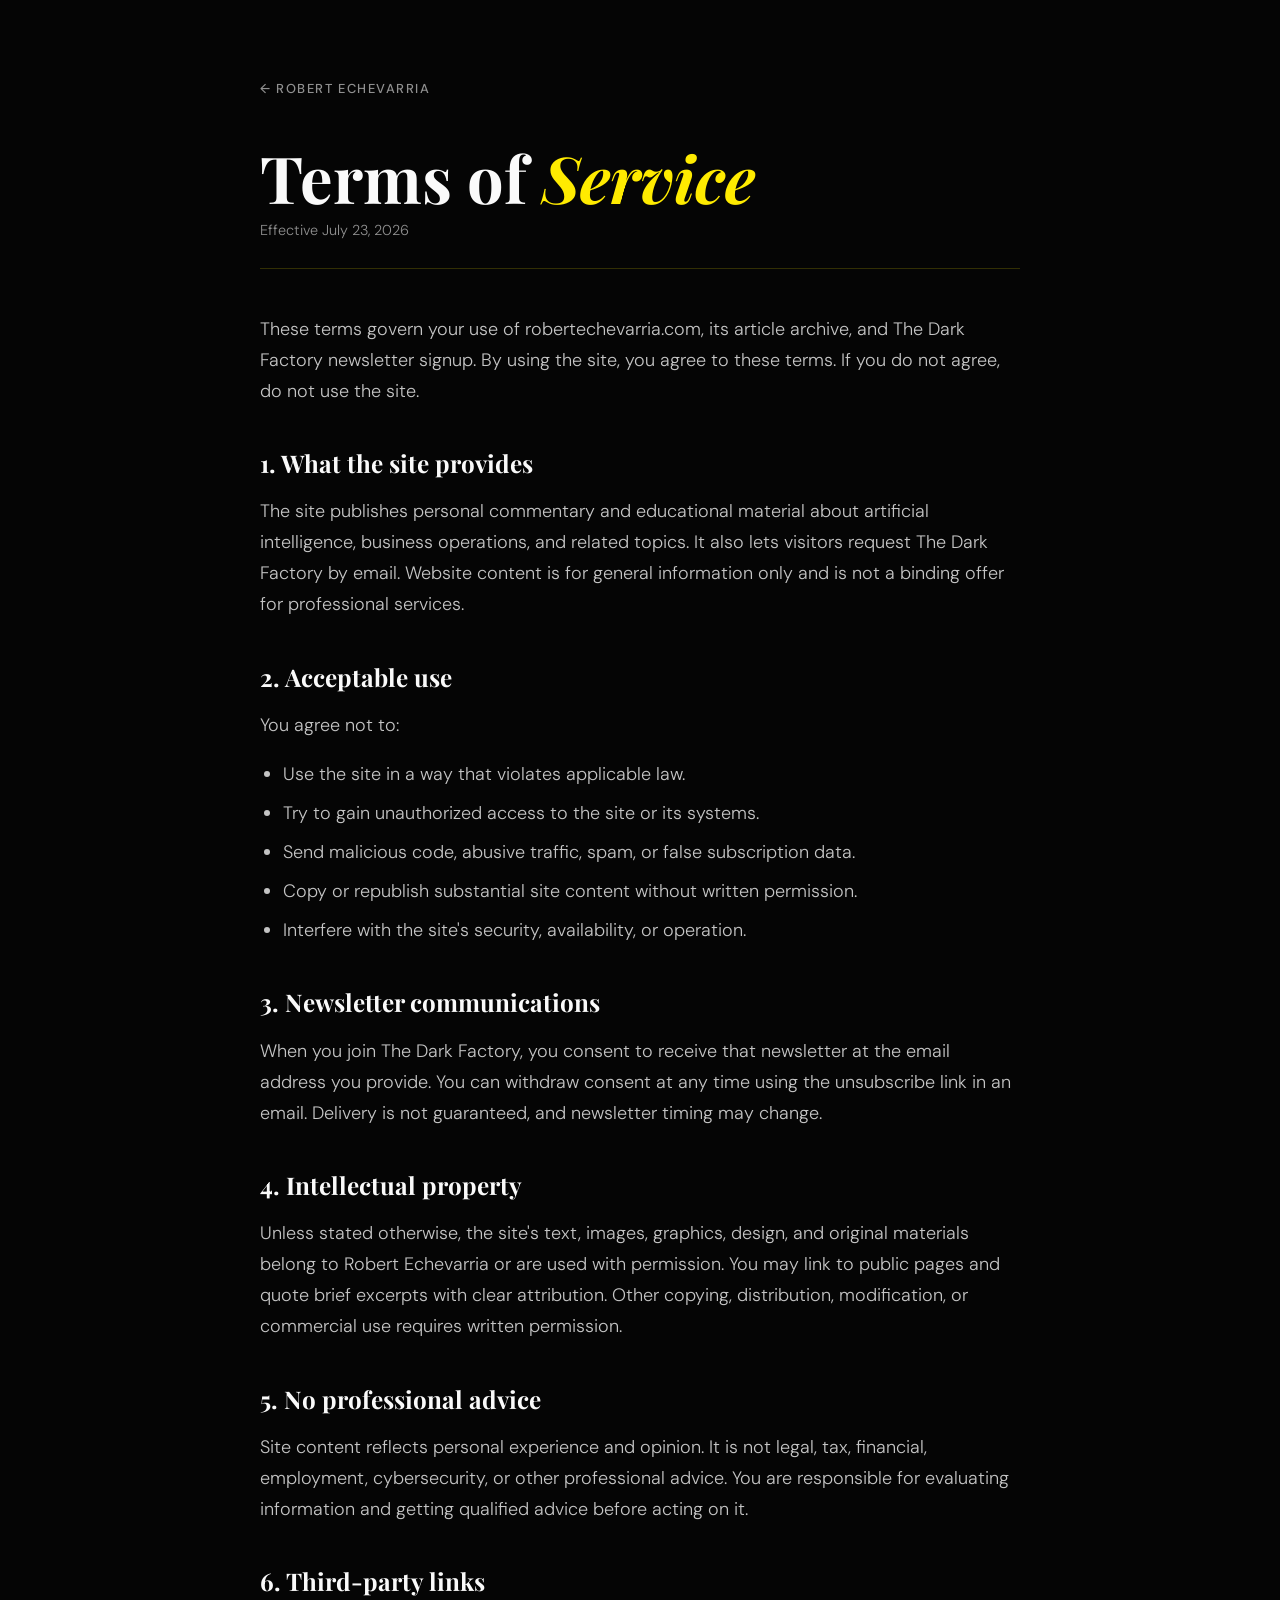
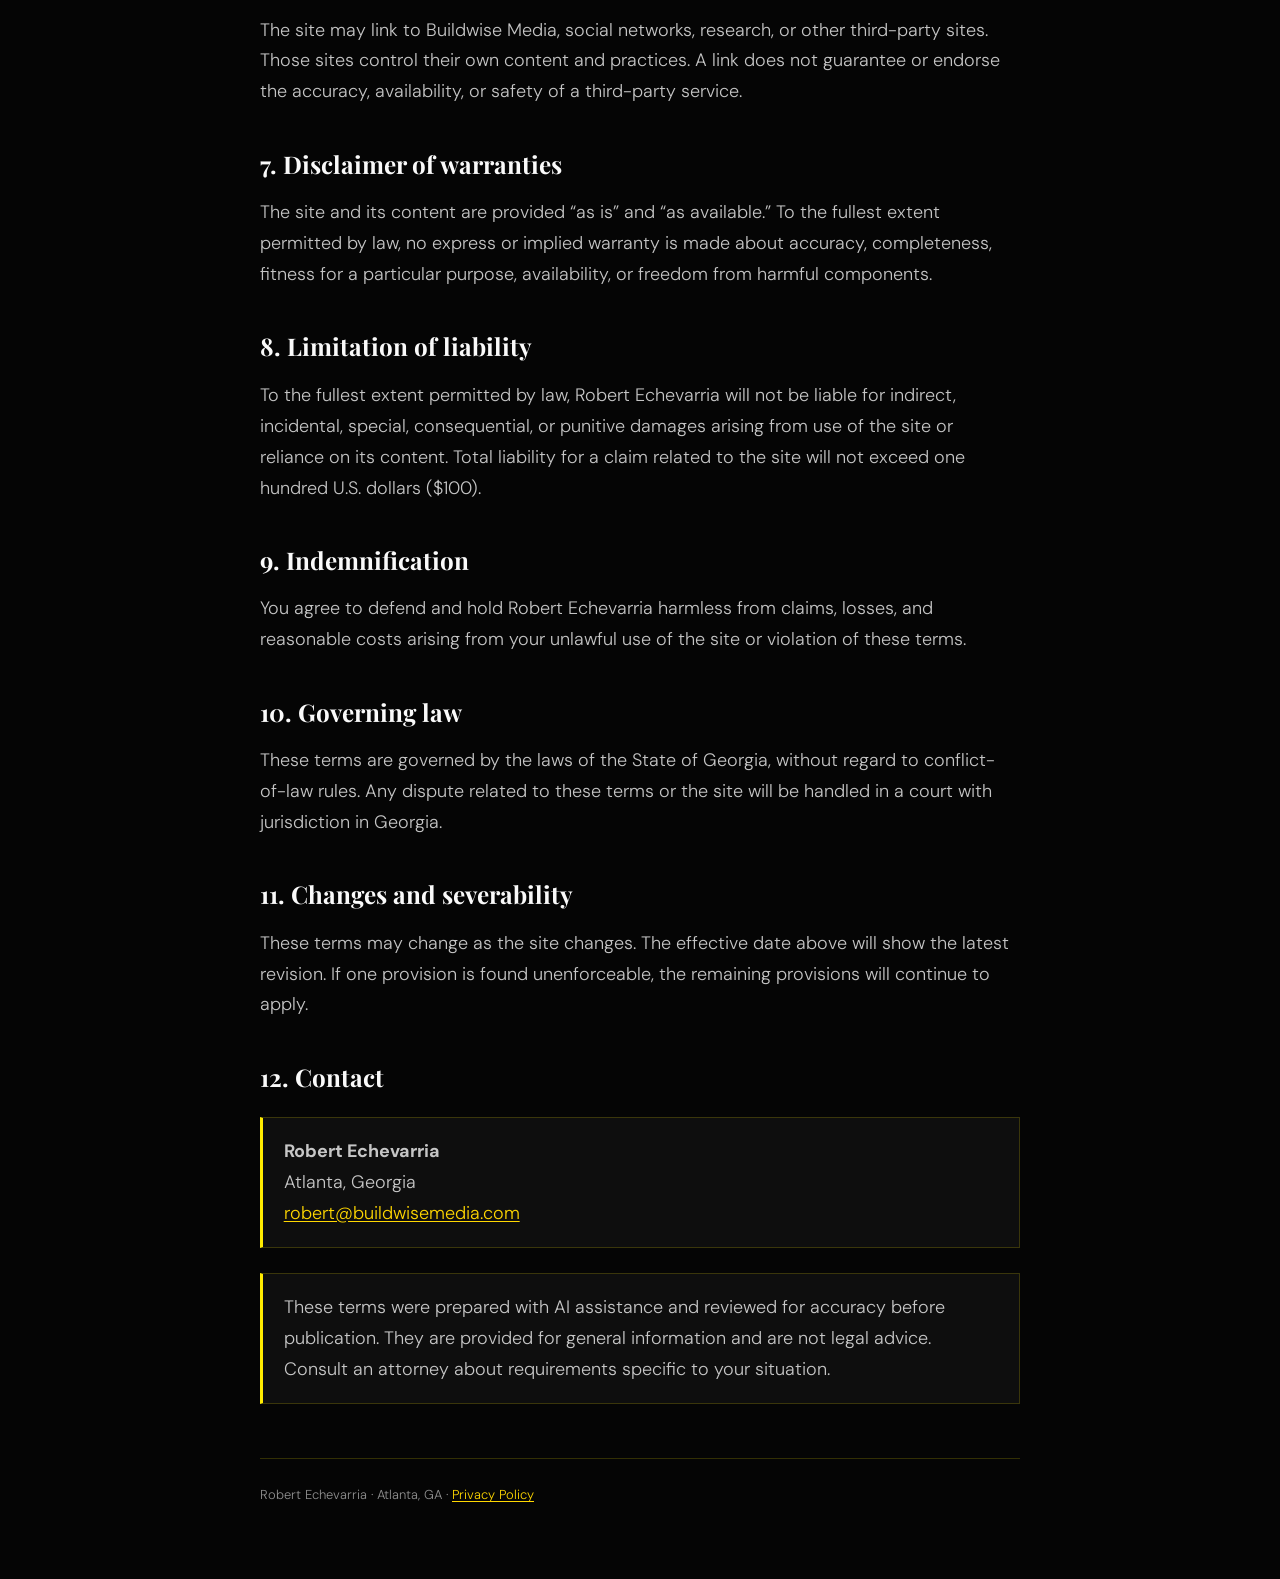
<file: terms.html>
<!DOCTYPE html>
<html lang="en">
<head>
  <meta charset="UTF-8">
  <meta name="viewport" content="width=device-width, initial-scale=1.0">
  <title>Terms of Service — Robert Echevarria</title>
  <meta name="description" content="Terms for using robertechevarria.com and The Dark Factory article archive and newsletter signup.">
  <meta name="robots" content="index, follow">
  <link rel="canonical" href="https://robertechevarria.com/terms">
  <link rel="preconnect" href="https://fonts.googleapis.com">
  <link rel="preconnect" href="https://fonts.gstatic.com" crossorigin>
  <link href="https://fonts.googleapis.com/css2?family=Playfair+Display:ital,wght@0,500;0,600;1,500&family=DM+Sans:wght@300;400;500&display=swap" rel="stylesheet">
  <style>
    :root {
      --canvas: #050505;
      --surface: #0e0e0e;
      --accent: #ffeb00;
      --gold: #ffd700;
      --text: #fafafa;
      --body: rgba(250, 250, 250, 0.78);
      --muted: #909090;
      --rule: rgba(255, 235, 0, 0.18);
    }
    *, *::before, *::after { box-sizing: border-box; }
    html { background: var(--canvas); color: var(--text); font-size: 18px; }
    body {
      margin: 0;
      background: var(--canvas);
      color: var(--body);
      font: 300 1rem/1.72 "DM Sans", sans-serif;
      -webkit-font-smoothing: antialiased;
    }
    main { width: min(760px, calc(100% - 3rem)); margin: 0 auto; padding: 8vh 0; }
    .back {
      color: var(--muted);
      font-size: 0.72rem;
      font-weight: 500;
      letter-spacing: 0.12em;
      text-decoration: none;
      text-transform: uppercase;
    }
    .back:hover, a:hover { color: var(--accent); }
    h1, h2 { color: var(--text); font-family: "Playfair Display", Georgia, serif; }
    h1 { margin: 2.2rem 0 0.4rem; font-size: clamp(2.2rem, 7vw, 3.6rem); line-height: 1.05; }
    h1 em { color: var(--accent); }
    h2 { margin: 2.3rem 0 0.7rem; font-size: 1.35rem; line-height: 1.25; }
    p, li { color: var(--body); }
    ul { padding-left: 1.25rem; }
    li { margin: 0.45rem 0; }
    a { color: var(--gold); text-underline-offset: 2px; }
    .effective {
      margin: 0 0 2.5rem;
      padding-bottom: 1.4rem;
      border-bottom: 1px solid var(--rule);
      color: var(--muted);
      font-size: 0.8rem;
    }
    .contact, .notice {
      margin: 1.4rem 0;
      padding: 1rem 1.15rem;
      border: 1px solid var(--rule);
      border-left: 3px solid var(--accent);
      background: var(--surface);
    }
    footer { margin-top: 3rem; padding-top: 1.4rem; border-top: 1px solid var(--rule); color: var(--muted); font-size: 0.72rem; }
    @media (max-width: 600px) { html { font-size: 16px; } main { width: min(760px, calc(100% - 2rem)); padding: 5vh 0; } }
  </style>
</head>
<body>
  <main>
    <a class="back" href="/">← Robert Echevarria</a>
    <h1>Terms of <em>Service</em></h1>
    <p class="effective">Effective July 23, 2026</p>

    <p>These terms govern your use of robertechevarria.com, its article archive, and The Dark Factory newsletter signup. By using the site, you agree to these terms. If you do not agree, do not use the site.</p>

    <h2>1. What the site provides</h2>
    <p>The site publishes personal commentary and educational material about artificial intelligence, business operations, and related topics. It also lets visitors request The Dark Factory by email. Website content is for general information only and is not a binding offer for professional services.</p>

    <h2>2. Acceptable use</h2>
    <p>You agree not to:</p>
    <ul>
      <li>Use the site in a way that violates applicable law.</li>
      <li>Try to gain unauthorized access to the site or its systems.</li>
      <li>Send malicious code, abusive traffic, spam, or false subscription data.</li>
      <li>Copy or republish substantial site content without written permission.</li>
      <li>Interfere with the site's security, availability, or operation.</li>
    </ul>

    <h2>3. Newsletter communications</h2>
    <p>When you join The Dark Factory, you consent to receive that newsletter at the email address you provide. You can withdraw consent at any time using the unsubscribe link in an email. Delivery is not guaranteed, and newsletter timing may change.</p>

    <h2>4. Intellectual property</h2>
    <p>Unless stated otherwise, the site's text, images, graphics, design, and original materials belong to Robert Echevarria or are used with permission. You may link to public pages and quote brief excerpts with clear attribution. Other copying, distribution, modification, or commercial use requires written permission.</p>

    <h2>5. No professional advice</h2>
    <p>Site content reflects personal experience and opinion. It is not legal, tax, financial, employment, cybersecurity, or other professional advice. You are responsible for evaluating information and getting qualified advice before acting on it.</p>

    <h2>6. Third-party links</h2>
    <p>The site may link to Buildwise Media, social networks, research, or other third-party sites. Those sites control their own content and practices. A link does not guarantee or endorse the accuracy, availability, or safety of a third-party service.</p>

    <h2>7. Disclaimer of warranties</h2>
    <p>The site and its content are provided “as is” and “as available.” To the fullest extent permitted by law, no express or implied warranty is made about accuracy, completeness, fitness for a particular purpose, availability, or freedom from harmful components.</p>

    <h2>8. Limitation of liability</h2>
    <p>To the fullest extent permitted by law, Robert Echevarria will not be liable for indirect, incidental, special, consequential, or punitive damages arising from use of the site or reliance on its content. Total liability for a claim related to the site will not exceed one hundred U.S. dollars ($100).</p>

    <h2>9. Indemnification</h2>
    <p>You agree to defend and hold Robert Echevarria harmless from claims, losses, and reasonable costs arising from your unlawful use of the site or violation of these terms.</p>

    <h2>10. Governing law</h2>
    <p>These terms are governed by the laws of the State of Georgia, without regard to conflict-of-law rules. Any dispute related to these terms or the site will be handled in a court with jurisdiction in Georgia.</p>

    <h2>11. Changes and severability</h2>
    <p>These terms may change as the site changes. The effective date above will show the latest revision. If one provision is found unenforceable, the remaining provisions will continue to apply.</p>

    <h2>12. Contact</h2>
    <div class="contact">
      <strong>Robert Echevarria</strong><br>
      Atlanta, Georgia<br>
      <a href="mailto:robert@buildwisemedia.com">robert@buildwisemedia.com</a>
    </div>

    <div class="notice">
      These terms were prepared with AI assistance and reviewed for accuracy before publication. They are provided for general information and are not legal advice. Consult an attorney about requirements specific to your situation.
    </div>

    <footer>Robert Echevarria · Atlanta, GA · <a href="/privacy">Privacy Policy</a></footer>
  </main>
</body>
</html>
</file>
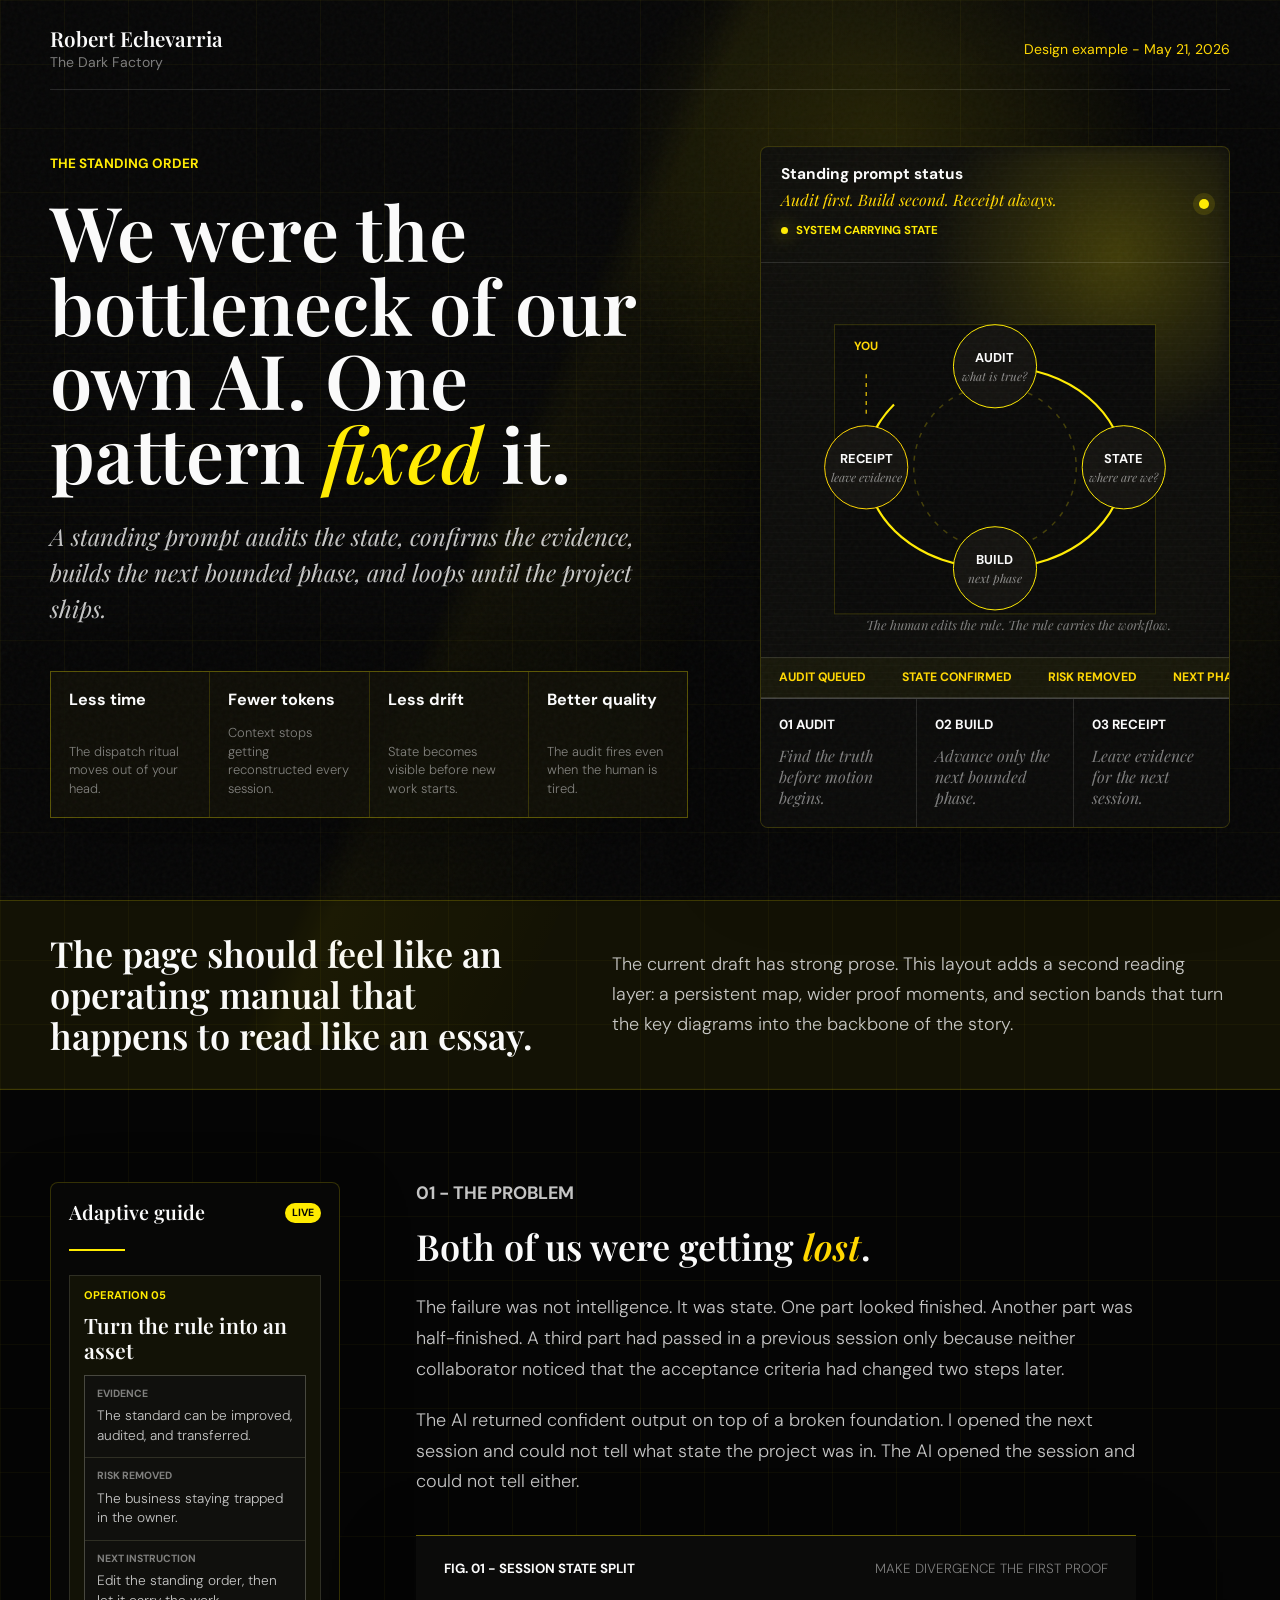
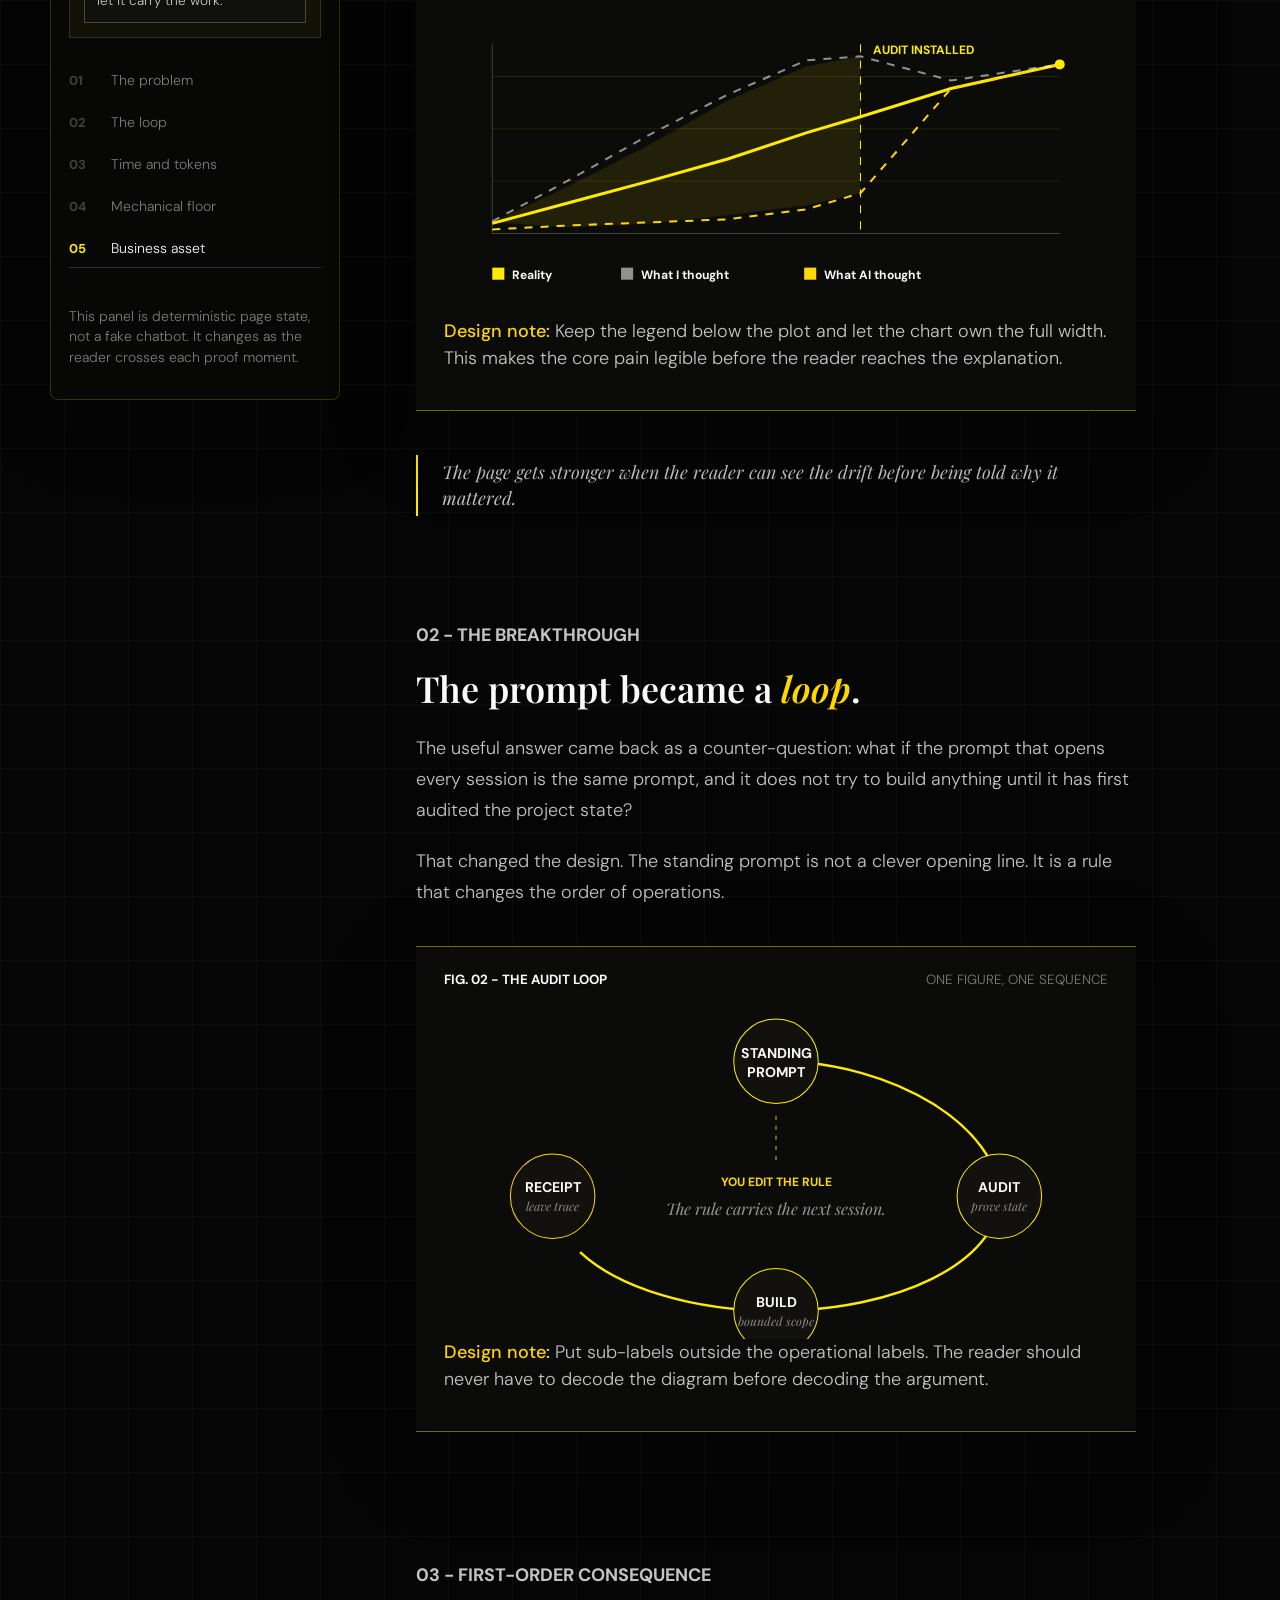
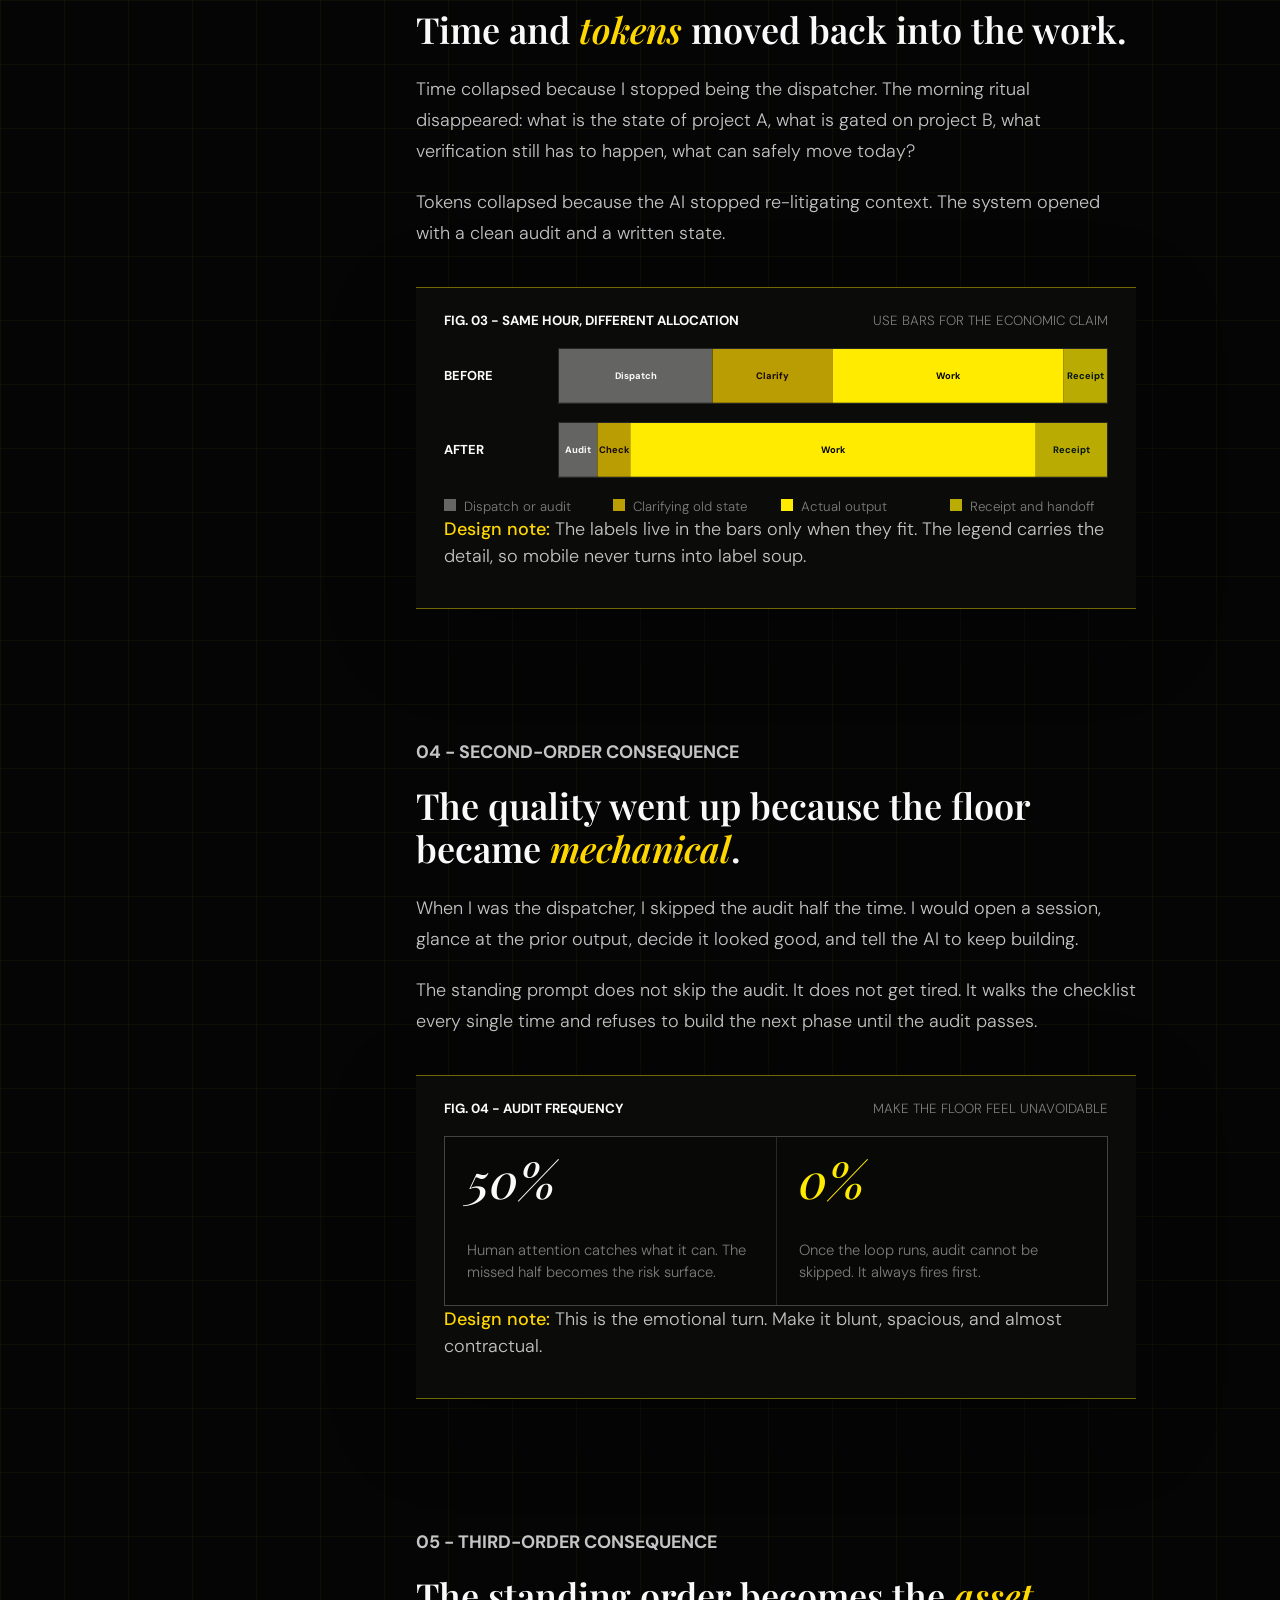
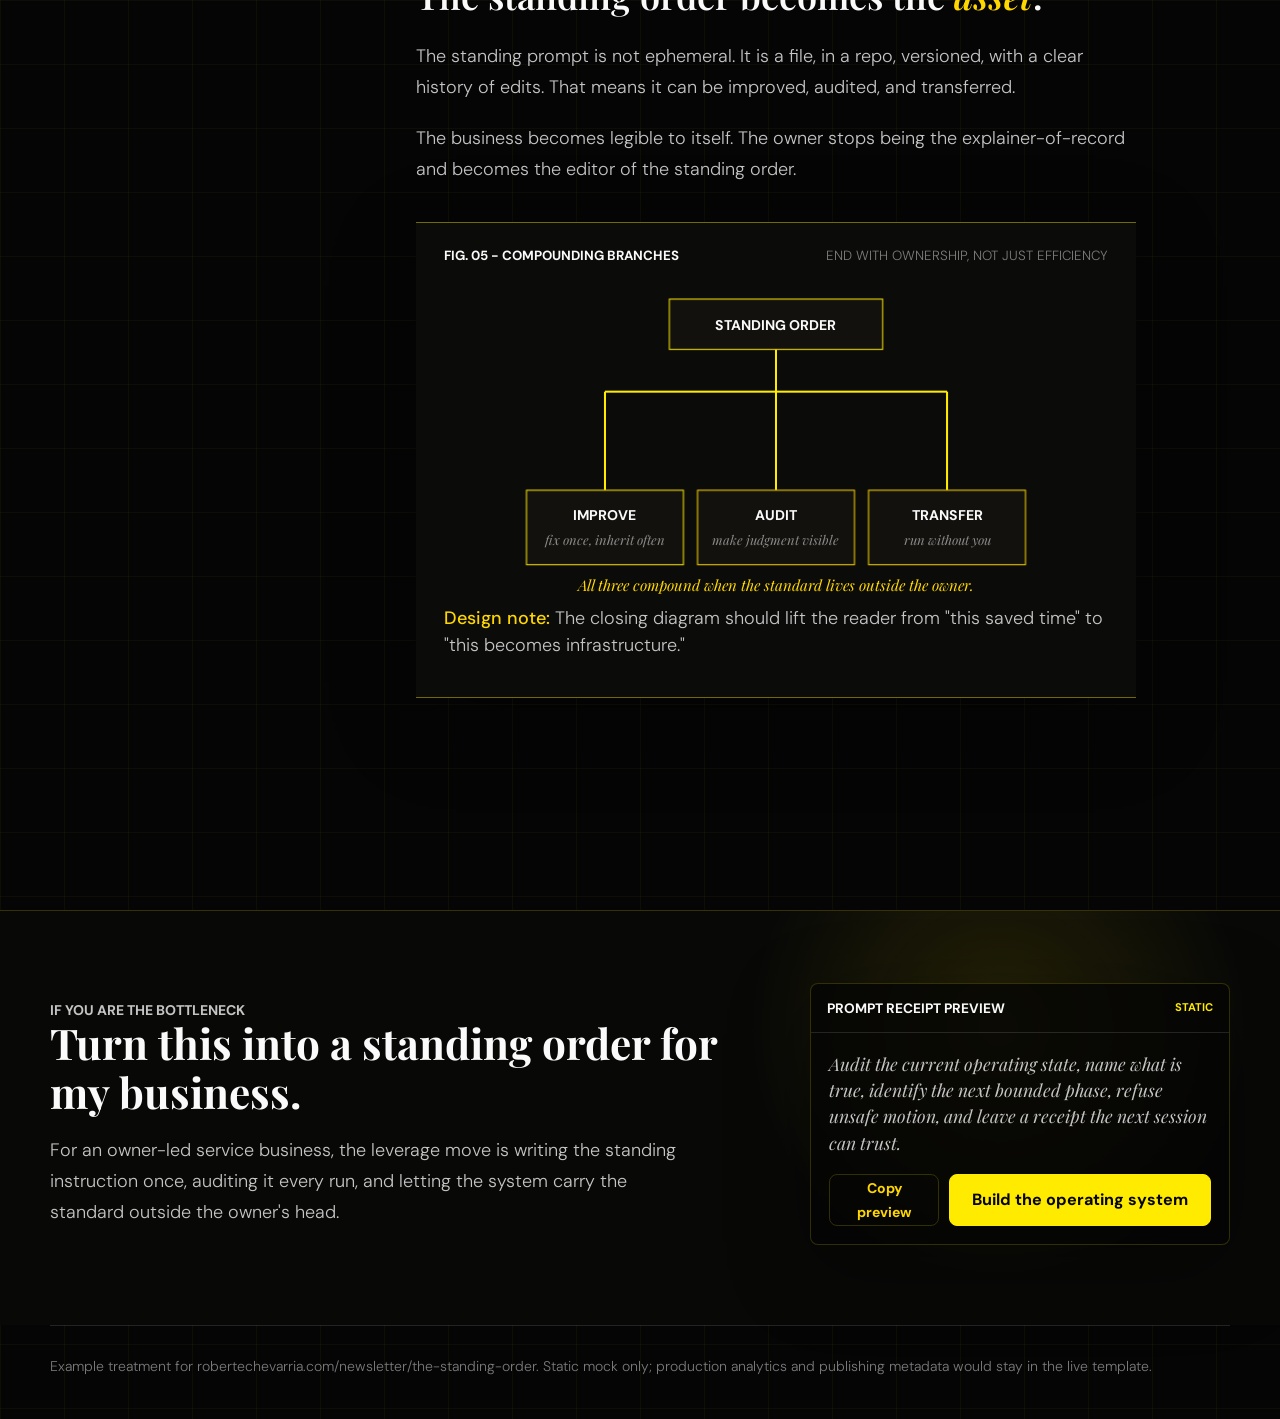
<file: newsletter/the-standing-order-premium-review.html>
<!doctype html>
<html lang="en">
<!-- @r020-exempt: noindex dev review artifact retained only for comparison against the canonical article route -->
<head>
  <meta charset="utf-8">
  <meta name="viewport" content="width=device-width, initial-scale=1">
  <title>The Standing Order - Premium Dev Review</title>
  <meta name="description" content="Premium cinematic dev-review prototype for The Standing Order newsletter page.">
  <meta name="robots" content="noindex, nofollow">
  <link rel="preconnect" href="https://fonts.googleapis.com">
  <link rel="preconnect" href="https://fonts.gstatic.com" crossorigin>
  <link href="https://fonts.googleapis.com/css2?family=DM+Sans:wght@300;400;500;700&family=Playfair+Display:ital,wght@0,500;0,600;1,400;1,500&display=swap" rel="stylesheet">
  <style>
    :root {
      --page: #050505;
      --ink: #FAFAFA;
      --body: rgba(250, 250, 250, 0.78);
      --muted: rgba(250, 250, 250, 0.48);
      --dim: rgba(250, 250, 250, 0.24);
      --yellow: #ffeb00;
      --gold: #FFD700;
      --signal: #FFEB00;
      --warm-signal: #FFD700;
      --surface: #0b0b0a;
      --surface-2: #12110e;
      --line: rgba(255, 235, 0, 0.18);
      --line-soft: rgba(250, 250, 250, 0.12);
      --shadow: rgba(0, 0, 0, 0.45);
      --spot-x: 68%;
      --spot-y: 22%;
      --serif: "Playfair Display", Georgia, serif;
      --sans: "DM Sans", sans-serif;
    }

    * {
      box-sizing: border-box;
    }

    html {
      background: var(--page);
      color: var(--ink);
      font-family: var(--sans);
      font-size: 18px;
      letter-spacing: 0;
      scroll-behavior: smooth;
      -webkit-font-smoothing: antialiased;
    }

    body {
      margin: 0;
      min-height: 100vh;
      background:
        linear-gradient(90deg, rgba(255, 235, 0, 0.04) 1px, transparent 1px),
        linear-gradient(180deg, rgba(255, 235, 0, 0.035) 1px, transparent 1px),
        var(--page);
      background-size: 64px 64px;
      color: var(--body);
      font-weight: 300;
      line-height: 1.72;
    }

    body::before {
      content: "";
      position: fixed;
      inset: 0;
      z-index: 10;
      pointer-events: none;
      background-image: url("data:image/svg+xml,%3Csvg viewBox='0 0 256 256' xmlns='http://www.w3.org/2000/svg'%3E%3Cfilter id='noise'%3E%3CfeTurbulence type='fractalNoise' baseFrequency='0.9' numOctaves='4' stitchTiles='stitch'/%3E%3C/filter%3E%3Crect width='256' height='256' filter='url(%23noise)' opacity='0.04'/%3E%3C/svg%3E");
      mix-blend-mode: screen;
    }

    a {
      color: inherit;
    }

    .page-shell {
      position: relative;
      z-index: 1;
    }

    .masthead {
      display: flex;
      align-items: center;
      justify-content: space-between;
      width: min(1180px, calc(100% - 48px));
      margin: 0 auto;
      padding: 28px 0 18px;
      border-bottom: 1px solid var(--line-soft);
      gap: 24px;
    }

    .brand {
      display: grid;
      gap: 2px;
    }

    .brand strong {
      color: var(--ink);
      font-family: var(--serif);
      font-size: 1.15rem;
      font-weight: 600;
      line-height: 1.1;
    }

    .brand span,
    .mast-meta {
      color: var(--muted);
      font-size: 0.78rem;
      font-weight: 400;
      line-height: 1.3;
    }

    .mast-meta {
      color: var(--gold);
      text-align: right;
    }

    .hero {
      width: min(1180px, calc(100% - 48px));
      margin: 0 auto;
      min-height: 650px;
      display: grid;
      grid-template-columns: minmax(0, 1fr) minmax(360px, 470px);
      gap: 72px;
      align-items: center;
      padding: 56px 0 72px;
    }

    .eyebrow {
      color: var(--yellow);
      font-size: 0.75rem;
      font-weight: 700;
      letter-spacing: 0;
      line-height: 1.2;
      margin: 0 0 22px;
      text-transform: uppercase;
    }

    .hero h1 {
      color: var(--ink);
      font-family: var(--serif);
      font-size: 4.2rem;
      font-weight: 600;
      letter-spacing: 0;
      line-height: 0.98;
      margin: 0;
      max-width: 760px;
    }

    .hero h1 em {
      color: var(--yellow);
      font-style: italic;
      font-weight: 500;
    }

    .dek {
      color: var(--body);
      font-family: var(--serif);
      font-size: 1.32rem;
      font-style: italic;
      line-height: 1.52;
      margin: 28px 0 0;
      max-width: 690px;
    }

    .outcome-strip {
      display: grid;
      grid-template-columns: repeat(4, minmax(0, 1fr));
      gap: 1px;
      margin-top: 44px;
      max-width: 760px;
      border: 1px solid var(--line);
      background: var(--line);
      box-shadow: 0 22px 60px var(--shadow);
    }

    .outcome {
      background: rgba(5, 5, 5, 0.82);
      min-height: 116px;
      padding: 18px;
      display: grid;
      align-content: space-between;
      gap: 14px;
    }

    .outcome b {
      color: var(--ink);
      display: block;
      font-size: 0.9rem;
      font-weight: 700;
      line-height: 1.25;
    }

    .outcome span {
      color: var(--muted);
      display: block;
      font-size: 0.72rem;
      line-height: 1.45;
    }

    .system-panel {
      background: rgba(12, 12, 10, 0.92);
      border: 1px solid var(--line);
      border-radius: 8px;
      box-shadow: 0 28px 90px var(--shadow);
      min-height: 560px;
      overflow: hidden;
    }

    .system-panel header {
      display: flex;
      align-items: center;
      justify-content: space-between;
      gap: 16px;
      padding: 18px 20px;
      border-bottom: 1px solid var(--line-soft);
    }

    .system-panel header b {
      color: var(--ink);
      display: block;
      font-size: 0.86rem;
      font-weight: 700;
      line-height: 1.2;
    }

    .system-panel header span {
      color: var(--gold);
      display: block;
      font-family: var(--serif);
      font-size: 0.88rem;
      font-style: italic;
      margin-top: 2px;
    }

    .status-dot {
      width: 10px;
      height: 10px;
      border-radius: 50%;
      background: var(--yellow);
      box-shadow: 0 0 0 6px rgba(255, 235, 0, 0.12);
      flex: 0 0 auto;
    }

    .loop-visual {
      padding: 28px 26px 10px;
    }

    .loop-visual svg {
      display: block;
      width: 100%;
      height: auto;
    }

    .panel-notes {
      display: grid;
      grid-template-columns: 1fr 1fr;
      gap: 1px;
      background: var(--line-soft);
      margin-top: 18px;
      border-top: 1px solid var(--line-soft);
    }

    .panel-note {
      min-height: 118px;
      padding: 18px;
      background: var(--surface);
    }

    .panel-note b {
      color: var(--ink);
      display: block;
      font-size: 0.78rem;
      font-weight: 700;
      line-height: 1.2;
      margin-bottom: 8px;
      text-transform: uppercase;
    }

    .panel-note span {
      color: var(--muted);
      display: block;
      font-size: 0.78rem;
      line-height: 1.45;
    }

    .claim-band {
      border-top: 1px solid var(--line);
      border-bottom: 1px solid var(--line);
      background: rgba(255, 235, 0, 0.055);
    }

    .claim-band-inner {
      width: min(1180px, calc(100% - 48px));
      margin: 0 auto;
      padding: 32px 0;
      display: grid;
      grid-template-columns: 0.9fr 1.1fr;
      gap: 56px;
      align-items: center;
    }

    .claim-band h2 {
      color: var(--ink);
      font-family: var(--serif);
      font-size: 2rem;
      font-weight: 600;
      line-height: 1.15;
      margin: 0;
    }

    .claim-band p {
      color: var(--body);
      font-size: 1rem;
      line-height: 1.65;
      margin: 0;
    }

    .article-layout {
      width: min(1180px, calc(100% - 48px));
      margin: 0 auto;
      display: grid;
      grid-template-columns: 220px minmax(0, 720px);
      gap: 98px;
      padding: 92px 0 80px;
      align-items: start;
    }

    .reader-rail {
      position: sticky;
      top: 24px;
      display: grid;
      gap: 24px;
      color: var(--muted);
      font-size: 0.78rem;
      line-height: 1.45;
    }

    .rail-title {
      color: var(--ink);
      font-family: var(--serif);
      font-size: 1.1rem;
      font-weight: 600;
      line-height: 1.2;
      margin: 0;
    }

    .rail-links {
      display: grid;
      gap: 4px;
      padding: 0;
      margin: 0;
      list-style: none;
    }

    .rail-links a {
      display: grid;
      grid-template-columns: 32px 1fr;
      gap: 10px;
      align-items: baseline;
      min-height: 38px;
      padding: 8px 0;
      color: var(--muted);
      text-decoration: none;
      border-bottom: 1px solid transparent;
      transition: color 160ms ease, border-color 160ms ease;
    }

    .rail-links a span:first-child {
      color: var(--dim);
      font-size: 0.72rem;
      font-weight: 700;
    }

    .rail-links a.is-active,
    .rail-links a:hover {
      color: var(--ink);
      border-bottom-color: var(--line);
    }

    .rail-links a.is-active span:first-child {
      color: var(--yellow);
    }

    .rail-rule {
      width: 56px;
      height: 2px;
      background: var(--yellow);
    }

    .article {
      min-width: 0;
    }

    .article-section {
      scroll-margin-top: 42px;
      padding-bottom: 88px;
    }

    .section-kicker {
      color: var(--yellow);
      font-size: 0.78rem;
      font-weight: 700;
      line-height: 1.3;
      margin: 0 0 16px;
      text-transform: uppercase;
    }

    .article h2 {
      color: var(--ink);
      font-family: var(--serif);
      font-size: 2rem;
      font-weight: 600;
      line-height: 1.18;
      margin: 0 0 24px;
    }

    .article h2 em,
    .article p em {
      color: var(--gold);
      font-family: var(--serif);
      font-style: italic;
    }

    .article p {
      color: var(--body);
      font-size: 1rem;
      margin: 0 0 20px;
    }

    .article strong {
      color: var(--ink);
      font-weight: 500;
    }

    .pull-line {
      color: var(--ink);
      font-family: var(--serif);
      font-size: 1.42rem;
      font-style: italic;
      line-height: 1.45;
      margin: 34px 0;
      padding: 4px 0 4px 24px;
      border-left: 2px solid var(--yellow);
    }

    .figure-band {
      margin: 38px 0 44px;
      border-top: 1px solid var(--line);
      border-bottom: 1px solid var(--line);
      background: var(--surface);
      overflow-x: auto;
      scrollbar-color: var(--yellow) transparent;
      scrollbar-width: thin;
    }

    .figure-inner {
      min-width: 640px;
      padding: 24px 28px 18px;
    }

    .figure-label {
      display: flex;
      align-items: center;
      justify-content: space-between;
      gap: 24px;
      color: var(--muted);
      font-size: 0.74rem;
      line-height: 1.35;
      margin-bottom: 18px;
      text-transform: uppercase;
    }

    .figure-label b {
      color: var(--ink);
      font-weight: 700;
    }

    .figure-caption {
      color: var(--muted);
      font-size: 0.78rem;
      line-height: 1.5;
      margin: 14px 0 0;
    }

    .figure-caption strong {
      color: var(--gold);
    }

    .chart-svg,
    .loop-svg,
    .branch-svg {
      display: block;
      width: 100%;
      height: auto;
    }

    .bar-comparison {
      display: grid;
      gap: 18px;
    }

    .bar-row {
      display: grid;
      grid-template-columns: 96px 1fr;
      gap: 18px;
      align-items: center;
    }

    .bar-row b {
      color: var(--ink);
      font-size: 0.72rem;
      text-transform: uppercase;
    }

    .bar {
      display: grid;
      grid-template-columns: var(--dispatch) var(--clarify) var(--work) var(--receipt);
      height: 56px;
      border: 1px solid var(--line-soft);
      background: #080807;
      overflow: hidden;
    }

    .bar span {
      display: grid;
      place-items: center;
      min-width: 0;
      color: #050505;
      font-size: 0.52rem;
      font-weight: 700;
      line-height: 1.1;
      overflow: hidden;
      text-align: center;
      padding: 0 2px;
    }

    .bar .dispatch {
      background: rgba(250, 250, 250, 0.38);
      color: var(--ink);
    }

    .bar .clarify {
      background: rgba(255, 215, 0, 0.72);
      color: #160806;
    }

    .bar .work {
      background: var(--yellow);
    }

    .bar .receipt {
      background: rgba(255, 235, 0, 0.72);
      color: #041412;
    }

    .legend-grid {
      display: grid;
      grid-template-columns: repeat(4, minmax(0, 1fr));
      gap: 10px;
      margin-top: 18px;
    }

    .legend-item {
      display: grid;
      grid-template-columns: 12px 1fr;
      gap: 8px;
      align-items: baseline;
      color: var(--muted);
      font-size: 0.74rem;
      line-height: 1.35;
    }

    .swatch {
      width: 12px;
      height: 12px;
      margin-top: 3px;
      background: var(--yellow);
    }

    .swatch.muted {
      background: rgba(250, 250, 250, 0.38);
    }

    .swatch.coral {
      background: rgba(255, 215, 0, 0.72);
    }

    .swatch.cyan {
      background: rgba(255, 235, 0, 0.72);
    }

    .quality-grid {
      display: grid;
      grid-template-columns: 1fr 1fr;
      gap: 1px;
      background: var(--line-soft);
      border: 1px solid var(--line-soft);
    }

    .quality-cell {
      min-height: 168px;
      background: #080807;
      padding: 22px;
      display: grid;
      align-content: space-between;
      gap: 20px;
    }

    .quality-cell b {
      color: var(--ink);
      display: block;
      font-family: var(--serif);
      font-size: 2.7rem;
      font-style: italic;
      font-weight: 500;
      line-height: 1;
    }

    .quality-cell span {
      color: var(--muted);
      display: block;
      font-size: 0.82rem;
      line-height: 1.5;
    }

    .quality-cell.is-strong b {
      color: var(--yellow);
    }

    .cta-band {
      border-top: 1px solid var(--line);
      background: #080807;
    }

    .cta-inner {
      width: min(1180px, calc(100% - 48px));
      margin: 0 auto;
      padding: 72px 0 80px;
      display: grid;
      grid-template-columns: minmax(0, 1fr) auto;
      gap: 48px;
      align-items: end;
    }

    .cta-inner h2 {
      color: var(--ink);
      font-family: var(--serif);
      font-size: 2.35rem;
      line-height: 1.15;
      margin: 0 0 18px;
    }

    .cta-inner p {
      color: var(--body);
      margin: 0;
      max-width: 650px;
    }

    .cta-button {
      align-items: center;
      background: var(--yellow);
      border: 1px solid var(--yellow);
      border-radius: 8px;
      color: #050505;
      display: inline-flex;
      font-size: 0.9rem;
      font-weight: 700;
      justify-content: center;
      min-height: 52px;
      padding: 0 22px;
      text-decoration: none;
      white-space: nowrap;
    }

    .footer {
      width: min(1180px, calc(100% - 48px));
      margin: 0 auto;
      padding: 28px 0 40px;
      color: var(--muted);
      font-size: 0.78rem;
      border-top: 1px solid var(--line-soft);
    }

    /* Premium cinematic system layer */
    .hero {
      isolation: isolate;
      position: relative;
    }

    .hero::before {
      content: "";
      position: absolute;
      inset: -18% -8%;
      z-index: -1;
      pointer-events: none;
      background:
        radial-gradient(circle at var(--spot-x) var(--spot-y), rgba(255, 235, 0, 0.16), transparent 22%),
        radial-gradient(circle at 82% 58%, rgba(255, 235, 0, 0.08), transparent 20%),
        linear-gradient(115deg, transparent 0 42%, rgba(255, 235, 0, 0.045) 44%, transparent 58%);
      opacity: 0.88;
      transition: background 180ms ease-out;
    }

    .hero::after {
      content: "";
      position: absolute;
      inset: 8% -4% 4%;
      z-index: -1;
      pointer-events: none;
      background: linear-gradient(180deg, transparent, rgba(255, 235, 0, 0.035) 42%, transparent 76%);
      mask-image: repeating-linear-gradient(180deg, rgba(5, 5, 5, 1) 0 1px, transparent 1px 9px);
    }

    .system-panel {
      position: relative;
      isolation: isolate;
    }

    .system-panel::before,
    .system-panel::after {
      content: "";
      position: absolute;
      inset: 0;
      pointer-events: none;
    }

    .system-panel::before {
      z-index: 1;
      background: repeating-linear-gradient(180deg, rgba(255, 255, 255, 0.035) 0 1px, transparent 1px 7px);
      mix-blend-mode: screen;
      opacity: 0.28;
    }

    .system-panel::after {
      z-index: -1;
      background: radial-gradient(circle at 76% 16%, rgba(255, 235, 0, 0.22), transparent 28%);
      filter: blur(8px);
    }

    .console-status {
      display: inline-flex;
      align-items: center;
      gap: 8px;
      color: var(--yellow);
      font-size: 0.64rem;
      font-weight: 700;
      letter-spacing: 0;
      line-height: 1;
      margin-top: 10px;
      text-transform: uppercase;
    }

    .console-status::before {
      content: "";
      width: 7px;
      height: 7px;
      border-radius: 50%;
      background: var(--yellow);
      box-shadow: 0 0 18px rgba(255, 235, 0, 0.8);
    }

    .status-dot {
      animation: statusPulse 2.8s ease-in-out infinite;
    }

    .console-loop .orbit-path {
      stroke-dasharray: 620;
      stroke-dashoffset: 620;
      animation: orbitDraw 2.2s ease-out 240ms forwards;
    }

    .console-loop .signal-ring {
      transform-origin: center;
      animation: signalPulse 4s ease-in-out infinite;
    }

    .console-loop .console-node {
      opacity: 0;
      transform-box: fill-box;
      transform-origin: center;
      animation: nodeRise 700ms ease-out forwards;
    }

    .console-loop .node-1 { animation-delay: 560ms; }
    .console-loop .node-2 { animation-delay: 760ms; }
    .console-loop .node-3 { animation-delay: 960ms; }
    .console-loop .node-4 { animation-delay: 1160ms; }

    .evidence-ticker {
      position: relative;
      z-index: 2;
      overflow: hidden;
      border-top: 1px solid var(--line-soft);
      border-bottom: 1px solid var(--line-soft);
      background: rgba(255, 235, 0, 0.045);
    }

    .ticker-track {
      display: flex;
      width: max-content;
      animation: tickerMove 24s linear infinite;
    }

    .ticker-track span {
      color: var(--gold);
      flex: 0 0 auto;
      font-size: 0.68rem;
      font-weight: 700;
      letter-spacing: 0;
      line-height: 1;
      padding: 13px 18px;
      text-transform: uppercase;
      white-space: nowrap;
    }

    .preview-grid {
      position: relative;
      z-index: 2;
      display: grid;
      grid-template-columns: repeat(3, minmax(0, 1fr));
      gap: 1px;
      background: var(--line-soft);
      border-top: 1px solid var(--line-soft);
    }

    .preview-card {
      min-height: 118px;
      padding: 18px;
      background: rgba(8, 8, 7, 0.92);
      display: grid;
      gap: 12px;
      align-content: space-between;
    }

    .preview-card b {
      color: var(--ink);
      font-size: 0.74rem;
      font-weight: 700;
      line-height: 1.2;
      text-transform: uppercase;
    }

    .preview-card span {
      color: var(--muted);
      font-family: var(--serif);
      font-size: 0.88rem;
      font-style: italic;
      line-height: 1.35;
    }

    .article-layout {
      grid-template-columns: 290px minmax(0, 720px);
      gap: 76px;
    }

    .reader-rail {
      padding: 18px;
      border: 1px solid var(--line);
      border-radius: 8px;
      background: rgba(8, 8, 7, 0.88);
      box-shadow: 0 24px 70px rgba(0, 0, 0, 0.28);
      backdrop-filter: blur(10px);
    }

    .rail-title {
      display: flex;
      align-items: center;
      justify-content: space-between;
      gap: 16px;
    }

    .rail-title::after {
      content: "LIVE";
      color: #050505;
      background: var(--yellow);
      border-radius: 999px;
      font-family: var(--sans);
      font-size: 0.58rem;
      font-weight: 700;
      line-height: 1;
      padding: 5px 7px;
    }

    .guide-status {
      border: 1px solid var(--line-soft);
      background: rgba(255, 235, 0, 0.045);
      padding: 14px;
      display: grid;
      gap: 12px;
    }

    .guide-kicker {
      color: var(--yellow);
      font-size: 0.62rem;
      font-weight: 700;
      line-height: 1;
      text-transform: uppercase;
    }

    .guide-operation {
      color: var(--ink);
      font-family: var(--serif);
      font-size: 1.18rem;
      font-weight: 600;
      line-height: 1.18;
      margin: 0;
    }

    .guide-grid {
      display: grid;
      gap: 1px;
      background: var(--line-soft);
      border: 1px solid var(--line-soft);
    }

    .guide-item {
      background: rgba(5, 5, 5, 0.72);
      padding: 12px;
    }

    .guide-item b {
      color: var(--muted);
      display: block;
      font-size: 0.58rem;
      font-weight: 700;
      line-height: 1.2;
      margin-bottom: 6px;
      text-transform: uppercase;
    }

    .guide-item span {
      color: var(--body);
      display: block;
      font-size: 0.76rem;
      line-height: 1.42;
    }

    .figure-band {
      opacity: 0.72;
      transform: translateY(18px);
      transition: opacity 800ms ease, transform 800ms ease, border-color 800ms ease, box-shadow 800ms ease;
    }

    .figure-band.is-visible {
      opacity: 1;
      transform: translateY(0);
      border-color: rgba(255, 235, 0, 0.42);
      box-shadow: 0 24px 80px rgba(0, 0, 0, 0.32);
    }

    .draw-line {
      stroke-dasharray: 760;
      stroke-dashoffset: 760;
    }

    .draw-line.dashed {
      stroke-dasharray: 8 8;
      stroke-dashoffset: 760;
    }

    .figure-band.is-visible .draw-line {
      animation: drawLine 1.7s cubic-bezier(0.22, 1, 0.36, 1) forwards;
    }

    .figure-band.is-visible .draw-line:nth-of-type(2) {
      animation-delay: 160ms;
    }

    .figure-band.is-visible .draw-line:nth-of-type(3) {
      animation-delay: 320ms;
    }

    .figure-band.is-visible .chart-glow {
      animation: proofGlow 1.8s ease-out forwards;
    }

    .figure-band.is-visible .loop-svg .draw-line {
      animation-duration: 2s;
    }

    .bar span {
      clip-path: inset(0 100% 0 0);
      transition: clip-path 1.1s cubic-bezier(0.22, 1, 0.36, 1);
    }

    .figure-band.is-visible .bar span {
      clip-path: inset(0 0 0 0);
    }

    .figure-band.is-visible .bar span:nth-child(2) { transition-delay: 120ms; }
    .figure-band.is-visible .bar span:nth-child(3) { transition-delay: 240ms; }
    .figure-band.is-visible .bar span:nth-child(4) { transition-delay: 360ms; }

    .quality-number {
      transition: color 600ms ease, transform 600ms ease;
    }

    .figure-band.is-visible .quality-number {
      transform: translateY(-4px);
    }

    .branch-svg .branch-node,
    .branch-svg .branch-line {
      opacity: 0;
    }

    .figure-band.is-visible .branch-line {
      animation: branchRise 650ms ease-out forwards;
    }

    .figure-band.is-visible .branch-node {
      animation: nodeRise 650ms ease-out forwards;
    }

    .figure-band.is-visible .branch-node:nth-of-type(1) { animation-delay: 320ms; }
    .figure-band.is-visible .branch-node:nth-of-type(2) { animation-delay: 480ms; }
    .figure-band.is-visible .branch-node:nth-of-type(3) { animation-delay: 640ms; }

    .cta-band {
      background:
        radial-gradient(circle at 78% 28%, rgba(255, 235, 0, 0.12), transparent 24%),
        #080807;
    }

    .cta-inner {
      grid-template-columns: minmax(0, 1fr) minmax(340px, 420px);
      align-items: center;
    }

    .receipt-preview {
      border: 1px solid var(--line);
      border-radius: 8px;
      background: rgba(5, 5, 5, 0.78);
      box-shadow: 0 24px 80px rgba(0, 0, 0, 0.36);
      overflow: hidden;
    }

    .receipt-preview header {
      display: flex;
      align-items: center;
      justify-content: space-between;
      gap: 14px;
      padding: 14px 16px;
      border-bottom: 1px solid var(--line-soft);
    }

    .receipt-preview header b {
      color: var(--ink);
      font-size: 0.76rem;
      line-height: 1.2;
      text-transform: uppercase;
    }

    .receipt-preview header span {
      color: var(--yellow);
      font-size: 0.62rem;
      font-weight: 700;
      text-transform: uppercase;
    }

    .prompt-preview {
      color: var(--body);
      font-family: var(--serif);
      font-size: 0.98rem;
      font-style: italic;
      line-height: 1.5;
      margin: 0;
      padding: 18px;
    }

    .prompt-actions {
      display: flex;
      gap: 10px;
      padding: 0 18px 18px;
    }

    .copy-preview {
      appearance: none;
      border: 1px solid var(--line);
      border-radius: 8px;
      background: transparent;
      color: var(--gold);
      cursor: pointer;
      font: inherit;
      font-size: 0.78rem;
      font-weight: 700;
      min-height: 42px;
      padding: 0 14px;
    }

    @keyframes statusPulse {
      0%, 100% { box-shadow: 0 0 0 6px rgba(255, 235, 0, 0.12), 0 0 24px rgba(255, 235, 0, 0.2); }
      50% { box-shadow: 0 0 0 10px rgba(255, 235, 0, 0.04), 0 0 34px rgba(255, 235, 0, 0.48); }
    }

    @keyframes orbitDraw {
      to { stroke-dashoffset: 0; }
    }

    @keyframes signalPulse {
      0%, 100% { opacity: 0.24; transform: scale(0.96); }
      50% { opacity: 0.64; transform: scale(1.04); }
    }

    @keyframes nodeRise {
      from { opacity: 0; transform: translateY(10px) scale(0.96); }
      to { opacity: 1; transform: translateY(0) scale(1); }
    }

    @keyframes tickerMove {
      to { transform: translateX(-50%); }
    }

    @keyframes drawLine {
      to { stroke-dashoffset: 0; }
    }

    @keyframes proofGlow {
      0% { opacity: 0.02; }
      100% { opacity: 0.1; }
    }

    @keyframes branchRise {
      from { opacity: 0; transform: translateY(-8px); }
      to { opacity: 1; transform: translateY(0); }
    }

    @media (prefers-reduced-motion: reduce) {
      *,
      *::before,
      *::after {
        animation-duration: 0.001ms !important;
        animation-iteration-count: 1 !important;
        scroll-behavior: auto !important;
        transition-duration: 0.001ms !important;
      }

      .draw-line,
      .console-loop .orbit-path {
        stroke-dashoffset: 0 !important;
      }

      .figure-band,
      .branch-svg .branch-node,
      .branch-svg .branch-line,
      .console-loop .console-node {
        opacity: 1 !important;
        transform: none !important;
      }
    }

    @media (max-width: 980px) {
      .hero,
      .claim-band-inner,
      .article-layout,
      .cta-inner {
        grid-template-columns: 1fr;
      }

      .hero {
        min-height: 0;
        gap: 44px;
      }

      .hero h1 {
        font-size: 3.2rem;
      }

      .system-panel {
        min-height: 0;
      }

      .article-layout {
        gap: 42px;
        padding-top: 64px;
      }

      .reader-rail {
        position: relative;
        top: auto;
        border-top: 1px solid var(--line-soft);
        border-bottom: 1px solid var(--line-soft);
        padding: 18px 0;
      }

      .rail-links {
        display: grid;
        grid-template-columns: repeat(auto-fit, minmax(140px, 1fr));
        overflow-x: visible;
        gap: 8px 14px;
        padding-bottom: 0;
      }

      .rail-links a {
        grid-template-columns: 32px 1fr;
        min-width: 0;
      }

      .guide-grid {
        grid-template-columns: repeat(3, minmax(0, 1fr));
      }
    }

    @media (max-width: 680px) {
      html {
        font-size: 16px;
      }

      .masthead,
      .hero,
      .claim-band-inner,
      .article-layout,
      .cta-inner,
      .footer {
        width: min(100% - 32px, 1180px);
      }

      .masthead {
        align-items: flex-start;
        flex-direction: column;
        gap: 10px;
      }

      .mast-meta {
        text-align: left;
      }

      .hero {
        padding: 38px 0 54px;
      }

      .hero h1 {
        font-size: 2.35rem;
        line-height: 1.04;
      }

      .dek {
        font-size: 1.1rem;
      }

      .outcome-strip {
        grid-template-columns: 1fr 1fr;
      }

      .panel-notes,
      .preview-grid,
      .legend-grid,
      .quality-grid {
        grid-template-columns: 1fr;
      }

      .guide-grid,
      .cta-inner {
        grid-template-columns: 1fr;
      }

      .article h2,
      .claim-band h2,
      .cta-inner h2 {
        font-size: 1.65rem;
      }

      .bar-row {
        grid-template-columns: 1fr;
        gap: 8px;
      }

      .prompt-actions {
        flex-direction: column;
      }

      .copy-preview {
        width: 100%;
      }

      .cta-button {
        width: 100%;
      }
    }
  </style>
</head>
<body>
  <div class="page-shell">
    <header class="masthead" aria-label="Site masthead">
      <div class="brand">
        <strong>Robert Echevarria</strong>
        <span>The Dark Factory</span>
      </div>
      <div class="mast-meta">Design example - May 21, 2026</div>
    </header>

    <main>
      <section class="hero" aria-labelledby="page-title">
        <div>
          <p class="eyebrow">The Standing Order</p>
          <h1 id="page-title">We were the bottleneck of our own AI. One pattern <em>fixed</em> it.</h1>
          <p class="dek">A standing prompt audits the state, confirms the evidence, builds the next bounded phase, and loops until the project ships.</p>

          <div class="outcome-strip" aria-label="Primary outcomes">
            <div class="outcome">
              <b>Less time</b>
              <span>The dispatch ritual moves out of your head.</span>
            </div>
            <div class="outcome">
              <b>Fewer tokens</b>
              <span>Context stops getting reconstructed every session.</span>
            </div>
            <div class="outcome">
              <b>Less drift</b>
              <span>State becomes visible before new work starts.</span>
            </div>
            <div class="outcome">
              <b>Better quality</b>
              <span>The audit fires even when the human is tired.</span>
            </div>
          </div>
        </div>

        <aside class="system-panel" aria-label="Standing order loop summary">
          <header>
            <div>
              <b>Standing prompt status</b>
              <span>Audit first. Build second. Receipt always.</span>
              <small class="console-status">System carrying state</small>
            </div>
            <i class="status-dot" aria-hidden="true"></i>
          </header>
          <div class="loop-visual">
            <svg class="console-loop" viewBox="0 0 420 360" role="img" aria-label="A loop with four steps: audit, state, build, receipt.">
              <defs>
                <marker id="arrow-yellow" viewBox="0 0 10 10" refX="8" refY="5" markerWidth="7" markerHeight="7" orient="auto-start-reverse">
                  <path d="M 0 0 L 10 5 L 0 10 z" fill="#ffeb00"></path>
                </marker>
              </defs>
              <rect x="48" y="34" width="324" height="292" fill="#080807" stroke="rgba(255,235,0,0.18)"></rect>
              <circle class="signal-ring" cx="210" cy="178" r="82" fill="none" stroke="rgba(255,235,0,0.24)" stroke-width="1.5" stroke-dasharray="5 7"></circle>
              <path class="orbit-path" d="M210 76 C288 76 340 126 340 178 C340 230 288 280 210 280 C132 280 80 230 80 178 C80 126 132 76 210 76" fill="none" stroke="#ffeb00" stroke-width="2.2" marker-end="url(#arrow-yellow)"></path>
              <g class="console-node node-1">
                <circle cx="210" cy="76" r="42" fill="#12110e" stroke="#ffeb00"></circle>
                <text x="210" y="72" text-anchor="middle" fill="#FAFAFA" font-family="DM Sans" font-size="13" font-weight="700">AUDIT</text>
                <text x="210" y="91" text-anchor="middle" fill="rgba(250, 250, 250,0.52)" font-family="Playfair Display, Georgia" font-size="12" font-style="italic">what is true?</text>
              </g>
              <g class="console-node node-2">
                <circle cx="340" cy="178" r="42" fill="#12110e" stroke="#FFEB00"></circle>
                <text x="340" y="174" text-anchor="middle" fill="#FAFAFA" font-family="DM Sans" font-size="13" font-weight="700">STATE</text>
                <text x="340" y="193" text-anchor="middle" fill="rgba(250, 250, 250,0.52)" font-family="Playfair Display, Georgia" font-size="12" font-style="italic">where are we?</text>
              </g>
              <g class="console-node node-3">
                <circle cx="210" cy="280" r="42" fill="#12110e" stroke="#ffeb00"></circle>
                <text x="210" y="276" text-anchor="middle" fill="#FAFAFA" font-family="DM Sans" font-size="13" font-weight="700">BUILD</text>
                <text x="210" y="295" text-anchor="middle" fill="rgba(250, 250, 250,0.52)" font-family="Playfair Display, Georgia" font-size="12" font-style="italic">next phase</text>
              </g>
              <g class="console-node node-4">
                <circle cx="80" cy="178" r="42" fill="#12110e" stroke="#FFD700"></circle>
                <text x="80" y="174" text-anchor="middle" fill="#FAFAFA" font-family="DM Sans" font-size="13" font-weight="700">RECEIPT</text>
                <text x="80" y="193" text-anchor="middle" fill="rgba(250, 250, 250,0.52)" font-family="Playfair Display, Georgia" font-size="12" font-style="italic">leave evidence</text>
              </g>
              <line x1="80" y1="124" x2="80" y2="82" stroke="rgba(255, 215, 0,0.8)" stroke-width="1.4" stroke-dasharray="4 5"></line>
              <text x="80" y="60" text-anchor="middle" fill="#FFD700" font-family="DM Sans" font-size="12" font-weight="700">YOU</text>
              <text x="80" y="342" fill="rgba(250, 250, 250,0.48)" font-family="Playfair Display, Georgia" font-size="13" font-style="italic">The human edits the rule. The rule carries the workflow.</text>
            </svg>
          </div>
          <div class="evidence-ticker" aria-label="System evidence ticker">
            <div class="ticker-track">
              <span>Audit queued</span>
              <span>State confirmed</span>
              <span>Risk removed</span>
              <span>Next phase bounded</span>
              <span>Receipt written</span>
              <span>Audit queued</span>
              <span>State confirmed</span>
              <span>Risk removed</span>
              <span>Next phase bounded</span>
              <span>Receipt written</span>
            </div>
          </div>
          <div class="preview-grid" aria-label="Standing order preview cards">
            <div class="preview-card">
              <b>01 Audit</b>
              <span>Find the truth before motion begins.</span>
            </div>
            <div class="preview-card">
              <b>02 Build</b>
              <span>Advance only the next bounded phase.</span>
            </div>
            <div class="preview-card">
              <b>03 Receipt</b>
              <span>Leave evidence for the next session.</span>
            </div>
          </div>
        </aside>
      </section>

      <section class="claim-band" aria-labelledby="claim-title">
        <div class="claim-band-inner">
          <h2 id="claim-title">The page should feel like an operating manual that happens to read like an essay.</h2>
          <p>The current draft has strong prose. This layout adds a second reading layer: a persistent map, wider proof moments, and section bands that turn the key diagrams into the backbone of the story.</p>
        </div>
      </section>

      <div class="article-layout">
        <nav class="reader-rail" aria-label="Article sections">
          <p class="rail-title">Adaptive guide</p>
          <div class="rail-rule" aria-hidden="true"></div>
          <section class="guide-status" aria-live="polite">
            <span class="guide-kicker" id="guide-phase">Operation 01</span>
            <p class="guide-operation" id="guide-operation">Audit the state split</p>
            <div class="guide-grid">
              <div class="guide-item">
                <b>Evidence</b>
                <span id="guide-evidence">Reality, human estimate, and AI estimate diverge.</span>
              </div>
              <div class="guide-item">
                <b>Risk removed</b>
                <span id="guide-risk">Building on an implied project state.</span>
              </div>
              <div class="guide-item">
                <b>Next instruction</b>
                <span id="guide-next">Confirm the true state before moving.</span>
              </div>
            </div>
          </section>
          <ul class="rail-links">
            <li><a href="#problem" class="is-active"><span>01</span><span>The problem</span></a></li>
            <li><a href="#loop"><span>02</span><span>The loop</span></a></li>
            <li><a href="#economics"><span>03</span><span>Time and tokens</span></a></li>
            <li><a href="#quality"><span>04</span><span>Mechanical floor</span></a></li>
            <li><a href="#asset"><span>05</span><span>Business asset</span></a></li>
          </ul>
          <p>This panel is deterministic page state, not a fake chatbot. It changes as the reader crosses each proof moment.</p>
        </nav>

        <article class="article">
          <section class="article-section" id="problem" data-section="problem">
            <p class="section-kicker">01 - The problem</p>
            <h2>Both of us were getting <em>lost</em>.</h2>
            <p>The failure was not intelligence. It was state. One part looked finished. Another part was half-finished. A third part had passed in a previous session only because neither collaborator noticed that the acceptance criteria had changed two steps later.</p>
            <p>The AI returned confident output on top of a broken foundation. I opened the next session and could not tell what state the project was in. The AI opened the session and could not tell either.</p>

            <figure class="figure-band" data-figure="divergence">
              <div class="figure-inner">
                <div class="figure-label"><b>Fig. 01 - Session state split</b><span>Make divergence the first proof</span></div>
                <svg class="chart-svg" viewBox="0 0 660 320" role="img" aria-label="Line chart showing reality, human estimate, and AI estimate diverging until the audit is installed.">
                  <line x1="48" y1="48" x2="48" y2="236" stroke="rgba(250, 250, 250,0.22)"></line>
                  <line x1="48" y1="236" x2="612" y2="236" stroke="rgba(250, 250, 250,0.22)"></line>
                  <line x1="48" y1="80" x2="612" y2="80" stroke="rgba(255,235,0,0.1)"></line>
                  <line x1="48" y1="132" x2="612" y2="132" stroke="rgba(255,235,0,0.1)"></line>
                  <line x1="48" y1="184" x2="612" y2="184" stroke="rgba(255,235,0,0.1)"></line>
                  <path class="chart-glow" d="M48 225 L126 188 L204 148 L282 104 L360 70 L414 60 L414 196 L360 208 L282 218 L204 226 L126 230 L48 225 Z" fill="#ffeb00" opacity="0.08"></path>
                  <line class="draw-line dashed" x1="414" y1="48" x2="414" y2="236" stroke="#ffeb00" stroke-dasharray="4 5"></line>
                  <text x="426" y="58" fill="#ffeb00" font-family="DM Sans" font-size="12" font-weight="700">AUDIT INSTALLED</text>
                  <path class="draw-line" d="M48 226 L126 205 L204 184 L282 162 L360 136 L414 120 L504 92 L612 68" fill="none" stroke="#ffeb00" stroke-width="3"></path>
                  <path class="draw-line dashed" d="M48 224 L126 182 L204 138 L282 98 L360 64 L414 60 L504 84 L612 68" fill="none" stroke="rgba(250, 250, 250,0.56)" stroke-width="2" stroke-dasharray="6 6"></path>
                  <path class="draw-line dashed" d="M48 232 L126 228 L204 225 L282 222 L360 212 L414 196 L504 92 L612 68" fill="none" stroke="#FFD700" stroke-width="2" stroke-dasharray="6 6"></path>
                  <circle cx="612" cy="68" r="5" fill="#ffeb00"></circle>
                  <g font-family="DM Sans" font-size="12" font-weight="700">
                    <rect x="48" y="270" width="12" height="12" fill="#ffeb00"></rect>
                    <text x="68" y="281" fill="#FAFAFA">Reality</text>
                    <rect x="176" y="270" width="12" height="12" fill="rgba(250, 250, 250,0.56)"></rect>
                    <text x="196" y="281" fill="#FAFAFA">What I thought</text>
                    <rect x="358" y="270" width="12" height="12" fill="#FFD700"></rect>
                    <text x="378" y="281" fill="#FAFAFA">What AI thought</text>
                  </g>
                </svg>
                <p class="figure-caption"><strong>Design note:</strong> Keep the legend below the plot and let the chart own the full width. This makes the core pain legible before the reader reaches the explanation.</p>
              </div>
            </figure>

            <p class="pull-line">The page gets stronger when the reader can see the drift before being told why it mattered.</p>
          </section>

          <section class="article-section" id="loop" data-section="loop">
            <p class="section-kicker">02 - The breakthrough</p>
            <h2>The prompt became a <em>loop</em>.</h2>
            <p>The useful answer came back as a counter-question: what if the prompt that opens every session is the same prompt, and it does not try to build anything until it has first audited the project state?</p>
            <p>That changed the design. The standing prompt is not a clever opening line. It is a rule that changes the order of operations.</p>

            <figure class="figure-band" data-figure="loop">
              <div class="figure-inner">
                <div class="figure-label"><b>Fig. 02 - The audit loop</b><span>One figure, one sequence</span></div>
                <svg class="loop-svg" viewBox="0 0 660 330" role="img" aria-label="Clockwise audit loop from standing prompt to audit to build to receipt and back.">
                  <defs>
                    <marker id="arrow-loop" viewBox="0 0 10 10" refX="8" refY="5" markerWidth="7" markerHeight="7" orient="auto-start-reverse">
                      <path d="M 0 0 L 10 5 L 0 10 z" fill="#ffeb00"></path>
                    </marker>
                  </defs>
                  <path class="draw-line" d="M330 54 C450 54 552 122 552 188 C552 254 450 302 330 302 C210 302 108 254 108 188 C108 122 210 54 330 54" fill="none" stroke="#ffeb00" stroke-width="2.4" marker-end="url(#arrow-loop)"></path>
                  <g font-family="DM Sans" font-size="14" font-weight="700" text-anchor="middle">
                    <circle cx="330" cy="54" r="42" fill="#12110e" stroke="#ffeb00"></circle>
                    <text x="330" y="51" fill="#FAFAFA">STANDING</text>
                    <text x="330" y="70" fill="#FAFAFA">PROMPT</text>
                    <circle cx="552" cy="188" r="42" fill="#12110e" stroke="#FFEB00"></circle>
                    <text x="552" y="184" fill="#FAFAFA">AUDIT</text>
                    <text x="552" y="203" fill="rgba(250, 250, 250,0.52)" font-family="Playfair Display, Georgia" font-size="12" font-style="italic" font-weight="400">prove state</text>
                    <circle cx="330" cy="302" r="42" fill="#12110e" stroke="#ffeb00"></circle>
                    <text x="330" y="298" fill="#FAFAFA">BUILD</text>
                    <text x="330" y="317" fill="rgba(250, 250, 250,0.52)" font-family="Playfair Display, Georgia" font-size="12" font-style="italic" font-weight="400">bounded scope</text>
                    <circle cx="108" cy="188" r="42" fill="#12110e" stroke="#FFD700"></circle>
                    <text x="108" y="184" fill="#FAFAFA">RECEIPT</text>
                    <text x="108" y="203" fill="rgba(250, 250, 250,0.52)" font-family="Playfair Display, Georgia" font-size="12" font-style="italic" font-weight="400">leave trace</text>
                  </g>
                  <line x1="330" y1="108" x2="330" y2="158" stroke="rgba(255, 215, 0,0.9)" stroke-dasharray="4 6"></line>
                  <text x="330" y="178" fill="#FFD700" font-family="DM Sans" font-size="12" font-weight="700" text-anchor="middle">YOU EDIT THE RULE</text>
                  <text x="330" y="207" fill="rgba(250, 250, 250,0.58)" font-family="Playfair Display, Georgia" font-size="16" font-style="italic" text-anchor="middle">The rule carries the next session.</text>
                </svg>
                <p class="figure-caption"><strong>Design note:</strong> Put sub-labels outside the operational labels. The reader should never have to decode the diagram before decoding the argument.</p>
              </div>
            </figure>
          </section>

          <section class="article-section" id="economics" data-section="economics">
            <p class="section-kicker">03 - First-order consequence</p>
            <h2>Time and <em>tokens</em> moved back into the work.</h2>
            <p>Time collapsed because I stopped being the dispatcher. The morning ritual disappeared: what is the state of project A, what is gated on project B, what verification still has to happen, what can safely move today?</p>
            <p>Tokens collapsed because the AI stopped re-litigating context. The system opened with a clean audit and a written state.</p>

            <figure class="figure-band" data-figure="economics">
              <div class="figure-inner">
                <div class="figure-label"><b>Fig. 03 - Same hour, different allocation</b><span>Use bars for the economic claim</span></div>
                <div class="bar-comparison">
                  <div class="bar-row">
                    <b>Before</b>
                    <div class="bar" style="--dispatch: 28%; --clarify: 22%; --work: 42%; --receipt: 8%;">
                      <span class="dispatch">Dispatch</span>
                      <span class="clarify">Clarify</span>
                      <span class="work">Work</span>
                      <span class="receipt">Receipt</span>
                    </div>
                  </div>
                  <div class="bar-row">
                    <b>After</b>
                    <div class="bar" style="--dispatch: 7%; --clarify: 6%; --work: 74%; --receipt: 13%;">
                      <span class="dispatch">Audit</span>
                      <span class="clarify">Check</span>
                      <span class="work">Work</span>
                      <span class="receipt">Receipt</span>
                    </div>
                  </div>
                </div>
                <div class="legend-grid" aria-label="Bar legend">
                  <div class="legend-item"><i class="swatch muted"></i><span>Dispatch or audit</span></div>
                  <div class="legend-item"><i class="swatch coral"></i><span>Clarifying old state</span></div>
                  <div class="legend-item"><i class="swatch"></i><span>Actual output</span></div>
                  <div class="legend-item"><i class="swatch cyan"></i><span>Receipt and handoff</span></div>
                </div>
                <p class="figure-caption"><strong>Design note:</strong> The labels live in the bars only when they fit. The legend carries the detail, so mobile never turns into label soup.</p>
              </div>
            </figure>
          </section>

          <section class="article-section" id="quality" data-section="quality">
            <p class="section-kicker">04 - Second-order consequence</p>
            <h2>The quality went up because the floor became <em>mechanical</em>.</h2>
            <p>When I was the dispatcher, I skipped the audit half the time. I would open a session, glance at the prior output, decide it looked good, and tell the AI to keep building.</p>
            <p>The standing prompt does not skip the audit. It does not get tired. It walks the checklist every single time and refuses to build the next phase until the audit passes.</p>

            <figure class="figure-band" data-figure="quality">
              <div class="figure-inner">
                <div class="figure-label"><b>Fig. 04 - Audit frequency</b><span>Make the floor feel unavoidable</span></div>
                <div class="quality-grid">
                  <div class="quality-cell">
                    <b class="quality-number" data-target="50">50%</b>
                    <span>Human attention catches what it can. The missed half becomes the risk surface.</span>
                  </div>
                  <div class="quality-cell is-strong">
                    <b class="quality-number" data-target="0">0%</b>
                    <span>Once the loop runs, audit cannot be skipped. It always fires first.</span>
                  </div>
                </div>
                <p class="figure-caption"><strong>Design note:</strong> This is the emotional turn. Make it blunt, spacious, and almost contractual.</p>
              </div>
            </figure>
          </section>

          <section class="article-section" id="asset" data-section="asset">
            <p class="section-kicker">05 - Third-order consequence</p>
            <h2>The standing order becomes the <em>asset</em>.</h2>
            <p>The standing prompt is not ephemeral. It is a file, in a repo, versioned, with a clear history of edits. That means it can be improved, audited, and transferred.</p>
            <p>The business becomes legible to itself. The owner stops being the explainer-of-record and becomes the editor of the standing order.</p>

            <figure class="figure-band" data-figure="asset">
              <div class="figure-inner">
                <div class="figure-label"><b>Fig. 05 - Compounding branches</b><span>End with ownership, not just efficiency</span></div>
                <svg class="branch-svg" viewBox="0 0 660 320" role="img" aria-label="Standing order branches into improve, audit, and transfer.">
                  <line class="branch-line" x1="330" y1="34" x2="330" y2="108" stroke="#ffeb00" stroke-width="2"></line>
                  <line class="branch-line" x1="160" y1="108" x2="500" y2="108" stroke="#ffeb00" stroke-width="2"></line>
                  <line class="branch-line" x1="160" y1="108" x2="160" y2="206" stroke="#ffeb00" stroke-width="2"></line>
                  <line class="branch-line" x1="330" y1="108" x2="330" y2="206" stroke="#ffeb00" stroke-width="2"></line>
                  <line class="branch-line" x1="500" y1="108" x2="500" y2="206" stroke="#ffeb00" stroke-width="2"></line>
                  <rect class="branch-node" x="224" y="16" width="212" height="50" fill="#12110e" stroke="#ffeb00"></rect>
                  <text class="branch-node" x="330" y="47" fill="#FAFAFA" font-family="DM Sans" font-size="14" font-weight="700" text-anchor="middle">STANDING ORDER</text>
                  <g font-family="DM Sans" text-anchor="middle">
                    <rect class="branch-node" x="82" y="206" width="156" height="74" fill="#12110e" stroke="#FFEB00"></rect>
                    <text class="branch-node" x="160" y="236" fill="#FAFAFA" font-size="14" font-weight="700">IMPROVE</text>
                    <text class="branch-node" x="160" y="260" fill="rgba(250, 250, 250,0.52)" font-family="Playfair Display, Georgia" font-size="13" font-style="italic">fix once, inherit often</text>
                    <rect class="branch-node" x="252" y="206" width="156" height="74" fill="#12110e" stroke="#FFD700"></rect>
                    <text class="branch-node" x="330" y="236" fill="#FAFAFA" font-size="14" font-weight="700">AUDIT</text>
                    <text class="branch-node" x="330" y="260" fill="rgba(250, 250, 250,0.52)" font-family="Playfair Display, Georgia" font-size="13" font-style="italic">make judgment visible</text>
                    <rect class="branch-node" x="422" y="206" width="156" height="74" fill="#12110e" stroke="#FFD700"></rect>
                    <text class="branch-node" x="500" y="236" fill="#FAFAFA" font-size="14" font-weight="700">TRANSFER</text>
                    <text class="branch-node" x="500" y="260" fill="rgba(250, 250, 250,0.52)" font-family="Playfair Display, Georgia" font-size="13" font-style="italic">run without you</text>
                  </g>
                  <text x="330" y="306" fill="#FFD700" font-family="Playfair Display, Georgia" font-size="15" font-style="italic" text-anchor="middle">All three compound when the standard lives outside the owner.</text>
                </svg>
                <p class="figure-caption"><strong>Design note:</strong> The closing diagram should lift the reader from "this saved time" to "this becomes infrastructure."</p>
              </div>
            </figure>
          </section>
        </article>
      </div>

      <section class="cta-band" id="handoff" aria-labelledby="cta-title">
        <div class="cta-inner">
          <div>
            <p class="section-kicker">If you are the bottleneck</p>
            <h2 id="cta-title">Turn this into a standing order for my business.</h2>
            <p>For an owner-led service business, the leverage move is writing the standing instruction once, auditing it every run, and letting the system carry the standard outside the owner's head.</p>
          </div>
          <aside class="receipt-preview" aria-label="Static standing order prompt preview">
            <header>
              <b>Prompt receipt preview</b>
              <span>Static</span>
            </header>
            <p class="prompt-preview" id="prompt-preview-text">Audit the current operating state, name what is true, identify the next bounded phase, refuse unsafe motion, and leave a receipt the next session can trust.</p>
            <div class="prompt-actions">
              <button class="copy-preview" type="button" data-copy-target="prompt-preview-text">Copy preview</button>
              <a class="cta-button" href="https://buildwisemedia.com">Build the operating system</a>
            </div>
          </aside>
        </div>
      </section>
    </main>

    <footer class="footer">
      Example treatment for robertechevarria.com/newsletter/the-standing-order. Static mock only; production analytics and publishing metadata would stay in the live template.
    </footer>
  </div>

  <script>
    window.dataLayer = window.dataLayer || [];

    const pushEvent = (event, detail = {}) => {
      window.dataLayer.push({ event, ...detail });
    };

    const sectionMeta = {
      problem: {
        phase: "Operation 01",
        operation: "Audit the state split",
        evidence: "Reality, human estimate, and AI estimate diverge.",
        risk: "Building on an implied project state.",
        next: "Confirm the true state before moving."
      },
      loop: {
        phase: "Operation 02",
        operation: "Install the audit loop",
        evidence: "The standing prompt changes the order of work.",
        risk: "Letting output begin before the foundation is checked.",
        next: "Audit first, then build one bounded phase."
      },
      economics: {
        phase: "Operation 03",
        operation: "Reclaim time and tokens",
        evidence: "Dispatch and clarification shrink inside the same hour.",
        risk: "Spending the session reconstructing yesterday.",
        next: "Move context into the receipt."
      },
      quality: {
        phase: "Operation 04",
        operation: "Lock the mechanical floor",
        evidence: "The audit cannot be skipped once the loop runs.",
        risk: "Human fatigue becoming the quality system.",
        next: "Make every phase prove it can carry the next."
      },
      asset: {
        phase: "Operation 05",
        operation: "Turn the rule into an asset",
        evidence: "The standard can be improved, audited, and transferred.",
        risk: "The business staying trapped in the owner.",
        next: "Edit the standing order, then let it carry the work."
      }
    };

    const sectionLinks = Array.from(document.querySelectorAll(".rail-links a"));
    const sectionById = new Map(sectionLinks.map((link) => [link.getAttribute("href").slice(1), link]));
    const guidePhase = document.getElementById("guide-phase");
    const guideOperation = document.getElementById("guide-operation");
    const guideEvidence = document.getElementById("guide-evidence");
    const guideRisk = document.getElementById("guide-risk");
    const guideNext = document.getElementById("guide-next");
    let currentSection = "problem";
    const viewedSections = new Set();
    const revealedFigures = new Set();
    const scrollDepths = new Set();
    let readCompleteSent = false;
    let ctaViewSent = false;
    const initialHashSection = sectionMeta[window.location.hash.slice(1)] ? window.location.hash.slice(1) : "";
    const hashLockUntil = initialHashSection ? performance.now() + 1200 : 0;

    const activate = (id) => {
      const meta = sectionMeta[id];
      if (!meta) return;

      currentSection = id;
      sectionLinks.forEach((link) => link.classList.toggle("is-active", link === sectionById.get(id)));
      guidePhase.textContent = meta.phase;
      guideOperation.textContent = meta.operation;
      guideEvidence.textContent = meta.evidence;
      guideRisk.textContent = meta.risk;
      guideNext.textContent = meta.next;

      if (!viewedSections.has(id)) {
        viewedSections.add(id);
        pushEvent("guide_section_view", {
          section_id: id,
          guide_operation: meta.operation
        });
      }
    };

    const animateCount = (node) => {
      const target = Number(node.dataset.target);
      const start = target === 0 ? 50 : 0;
      const duration = 900;
      const startTime = performance.now();

      const tick = (now) => {
        const progress = Math.min((now - startTime) / duration, 1);
        const eased = 1 - Math.pow(1 - progress, 3);
        const value = Math.round(start + (target - start) * eased);
        node.textContent = `${value}%`;

        if (progress < 1) {
          requestAnimationFrame(tick);
        }
      };

      requestAnimationFrame(tick);
    };

    if ("IntersectionObserver" in window) {
      const sectionObserver = new IntersectionObserver((entries) => {
        const visible = entries
          .filter((entry) => entry.isIntersecting)
          .sort((a, b) => b.intersectionRatio - a.intersectionRatio)[0];

        if (visible) {
          if (initialHashSection && performance.now() < hashLockUntil && visible.target.id !== initialHashSection) {
            return;
          }
          activate(visible.target.id);
        }
      }, {
        rootMargin: "-18% 0px -60% 0px",
        threshold: [0.08, 0.2, 0.5]
      });

      document.querySelectorAll(".article-section[id]").forEach((section) => sectionObserver.observe(section));

      const figureObserver = new IntersectionObserver((entries) => {
        entries.forEach((entry) => {
          if (!entry.isIntersecting) return;

          const figure = entry.target;
          const figureName = figure.dataset.figure || "unknown";
          figure.classList.add("is-visible");

          if (figureName === "quality") {
            figure.querySelectorAll(".quality-number").forEach((node) => {
              if (!node.dataset.counted) {
                node.dataset.counted = "true";
                animateCount(node);
              }
            });
          }

          if (!revealedFigures.has(figureName)) {
            revealedFigures.add(figureName);
            pushEvent("figure_reveal", {
              figure_id: figureName,
              active_section: currentSection
            });
          }
        });
      }, {
        rootMargin: "0px 0px -18% 0px",
        threshold: 0.22
      });

      document.querySelectorAll(".figure-band").forEach((figure) => figureObserver.observe(figure));

      const ctaObserver = new IntersectionObserver((entries) => {
        entries.forEach((entry) => {
          if (!entry.isIntersecting) return;

          if (!ctaViewSent) {
            ctaViewSent = true;
            pushEvent("standing_order_cta_view", {
              section_id: "cta"
            });
          }
        });
      }, { threshold: 0.35 });

      const cta = document.querySelector(".cta-band");
      if (cta) ctaObserver.observe(cta);

      const readObserver = new IntersectionObserver((entries) => {
        entries.forEach((entry) => {
          if (!entry.isIntersecting || readCompleteSent) return;
          readCompleteSent = true;
          pushEvent("newsletter_read_complete", {
            location: "footer"
          });
        });
      }, { threshold: 0.1 });

      const footer = document.querySelector(".footer");
      if (footer) readObserver.observe(footer);
    } else {
      document.querySelectorAll(".figure-band").forEach((figure) => figure.classList.add("is-visible"));
    }

    document.querySelectorAll(".cta-button").forEach((link) => {
      link.addEventListener("click", function () {
        pushEvent("cta_click", {
          cta_destination: this.href,
          cta_text: this.textContent.trim(),
          cta_location: "standing_order_receipt"
        });
      });
    });

    document.querySelectorAll(".copy-preview").forEach((button) => {
      button.addEventListener("click", async () => {
        const target = document.getElementById(button.dataset.copyTarget);
        const text = target ? target.textContent.trim() : "";

        try {
          await navigator.clipboard.writeText(text);
          button.textContent = "Copied";
        } catch (error) {
          button.textContent = "Preview selected";
          if (target) {
            const range = document.createRange();
            range.selectNodeContents(target);
            const selection = window.getSelection();
            selection.removeAllRanges();
            selection.addRange(range);
          }
        }

        pushEvent("prompt_preview_copy", {
          prompt_preview_length: text.length
        });
      });
    });

    const updateScrollDepth = () => {
      const height = document.documentElement.scrollHeight - window.innerHeight;
      if (height <= 0) return;

      const depth = Math.round((window.scrollY / height) * 100);
      [25, 50, 75, 100].forEach((milestone) => {
        if (depth >= milestone && !scrollDepths.has(milestone)) {
          scrollDepths.add(milestone);
          pushEvent("scroll_depth", {
            scroll_percent: milestone
          });
        }
      });
    };

    let scrollTicking = false;
    window.addEventListener("scroll", () => {
      if (scrollTicking) return;
      scrollTicking = true;
      requestAnimationFrame(() => {
        updateScrollDepth();
        scrollTicking = false;
      });
    }, { passive: true });

    const hero = document.querySelector(".hero");
    if (hero) {
      hero.addEventListener("pointermove", (event) => {
        const rect = hero.getBoundingClientRect();
        const x = ((event.clientX - rect.left) / rect.width) * 100;
        const y = ((event.clientY - rect.top) / rect.height) * 100;
        hero.style.setProperty("--spot-x", `${x}%`);
        hero.style.setProperty("--spot-y", `${y}%`);
      });
    }

    const initialSection = initialHashSection || "problem";
    activate(initialSection);
  </script>
</body>
</html>
</file>
